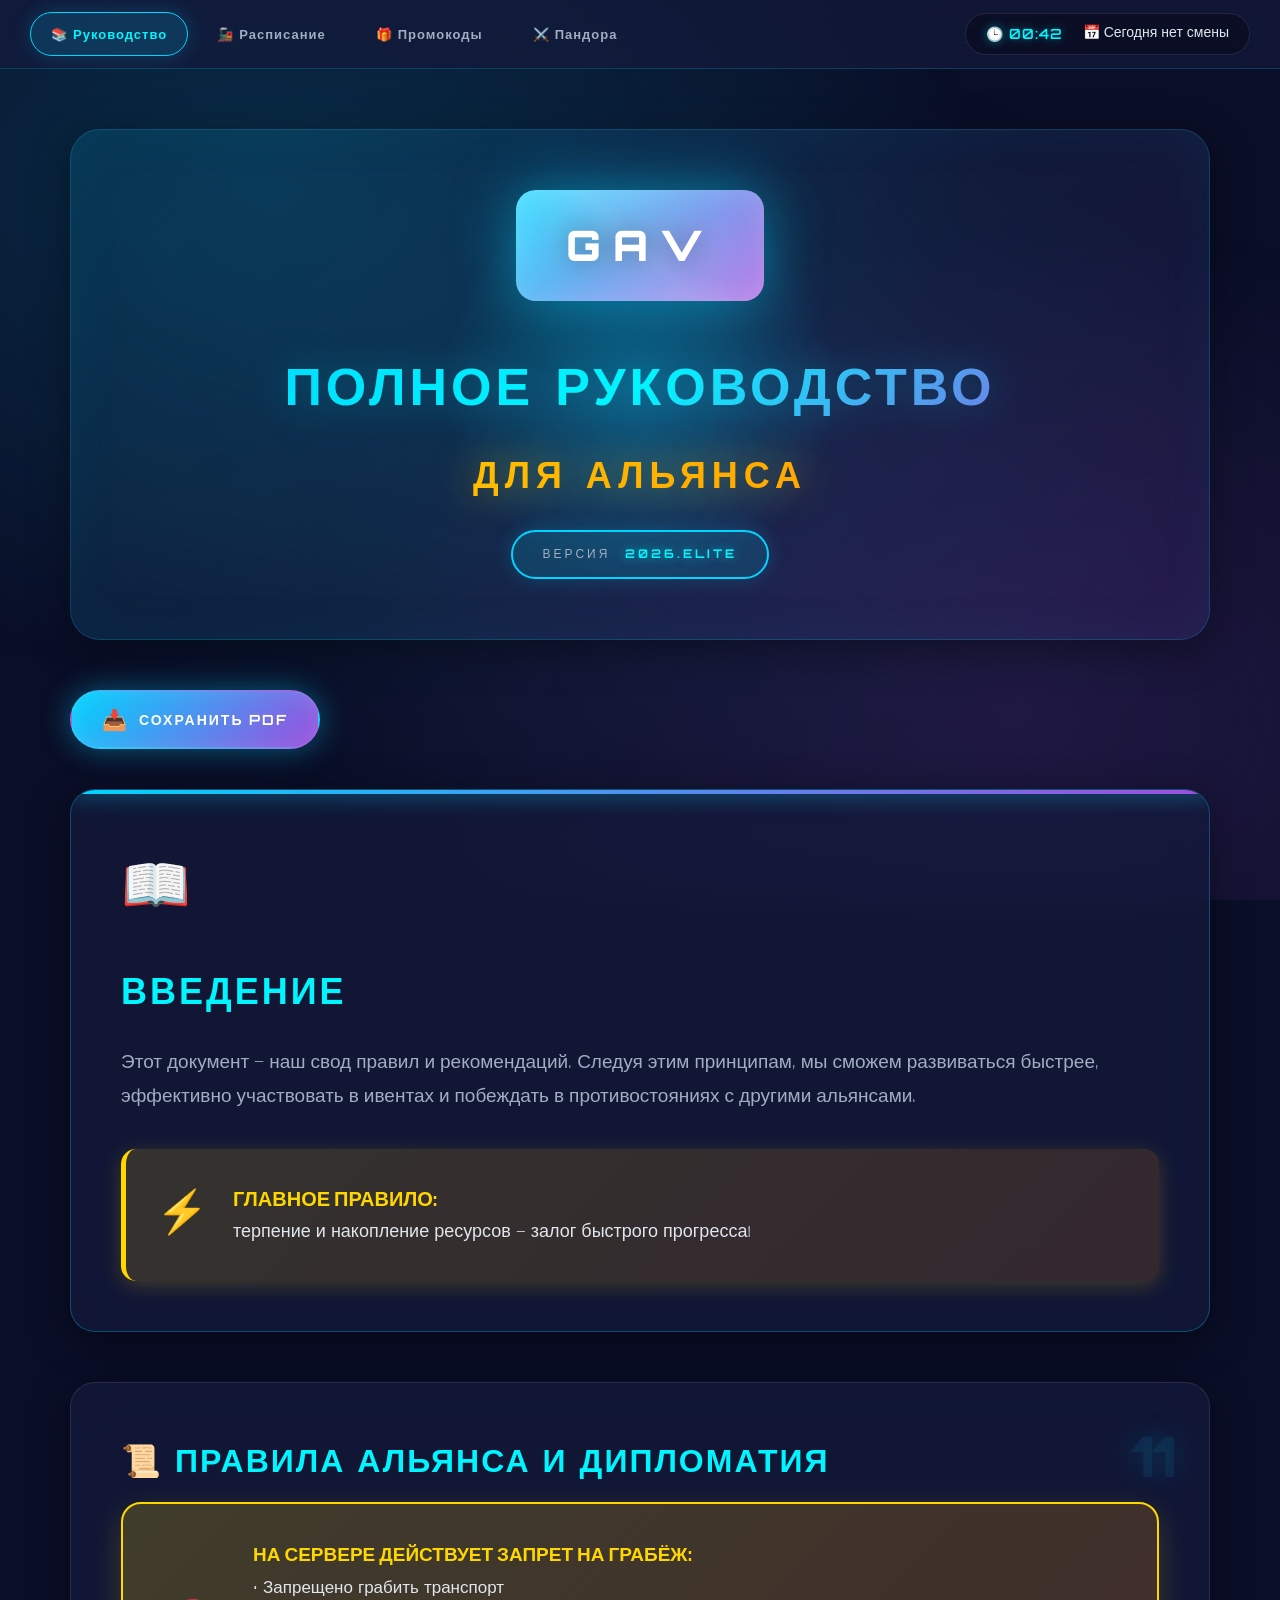
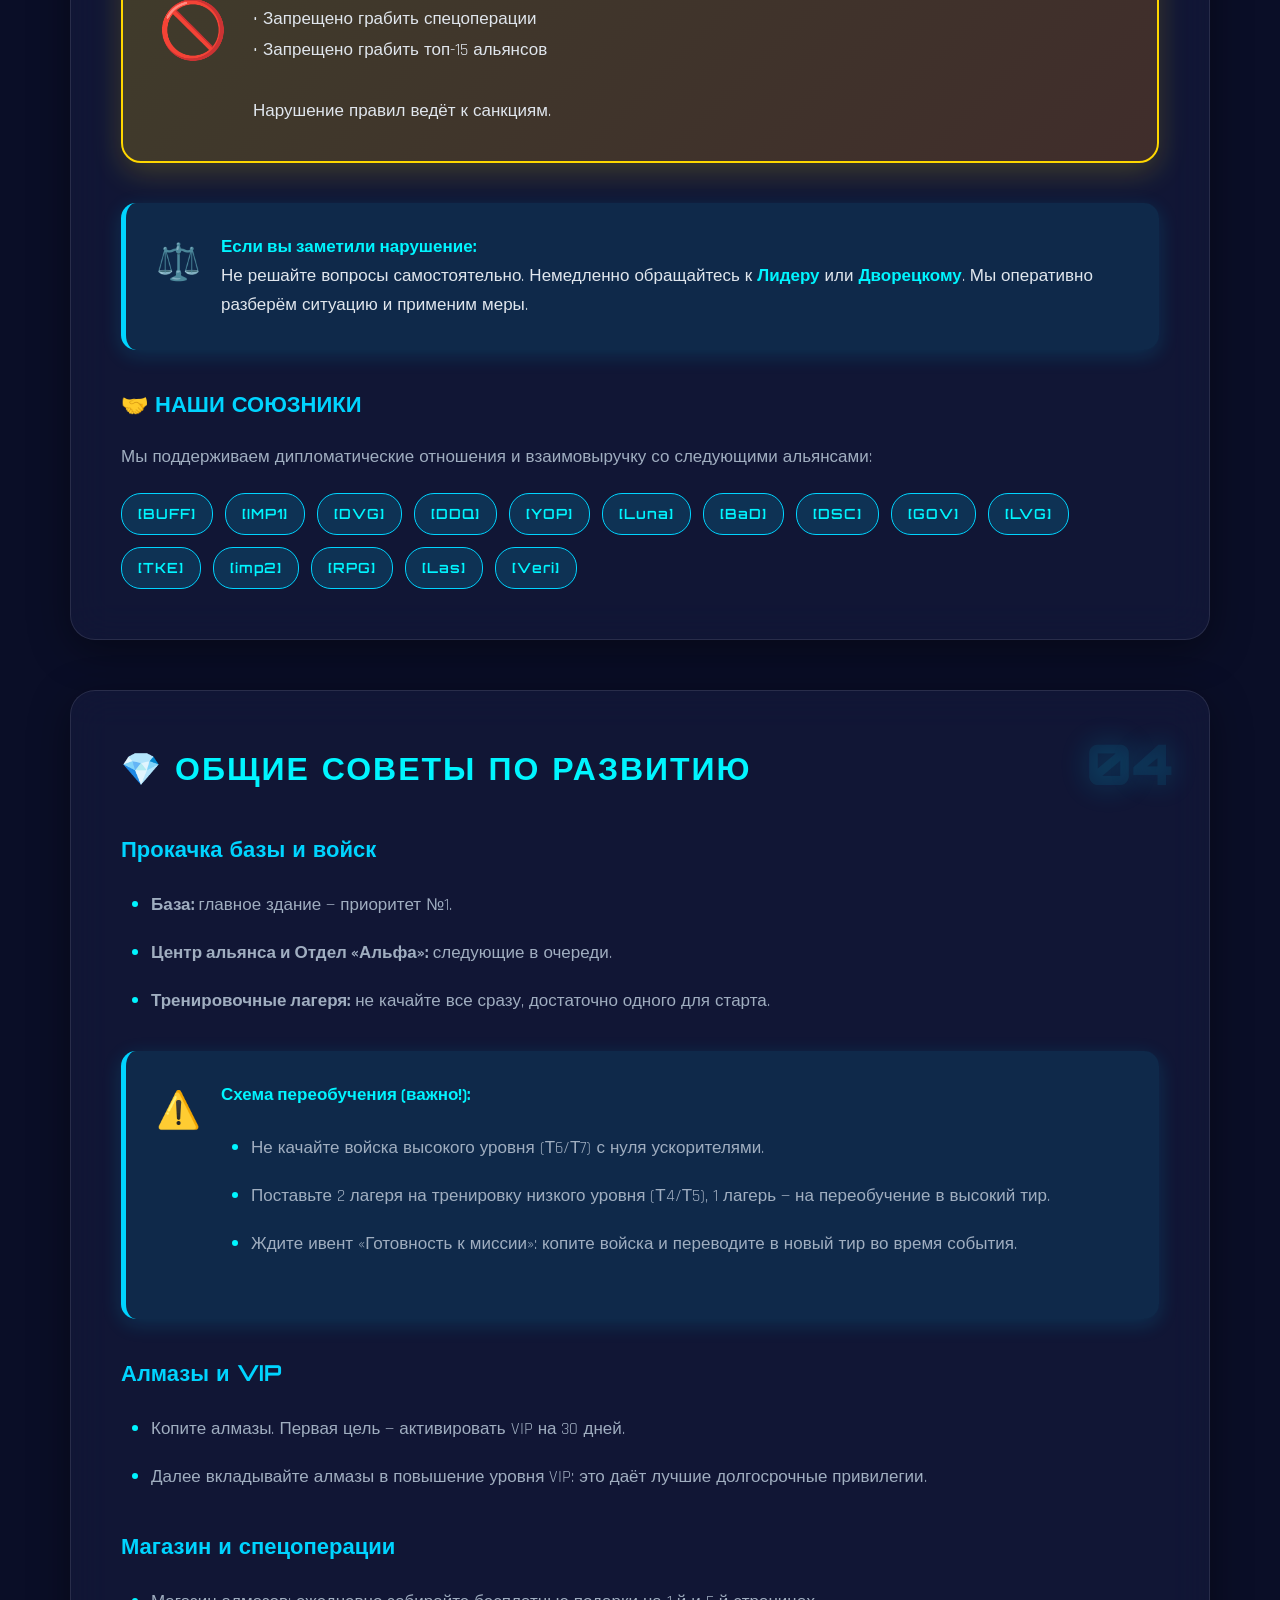
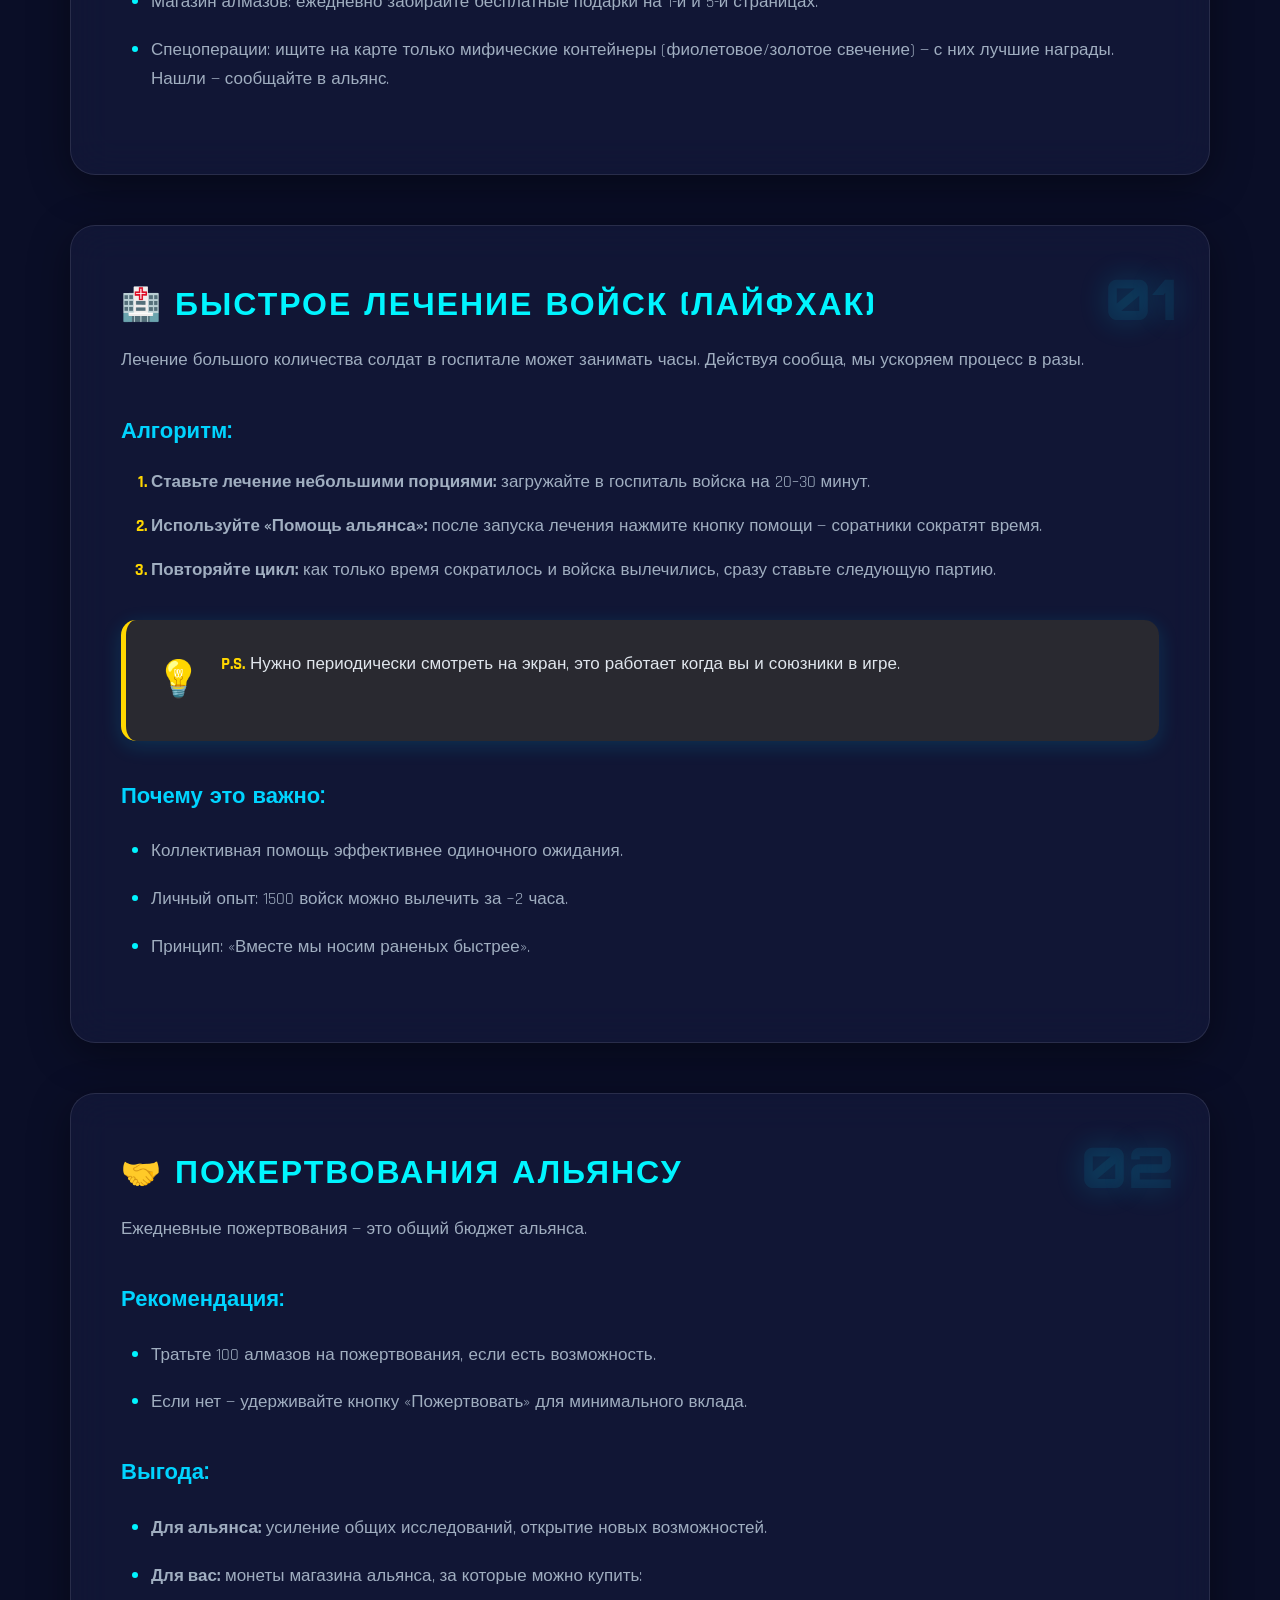
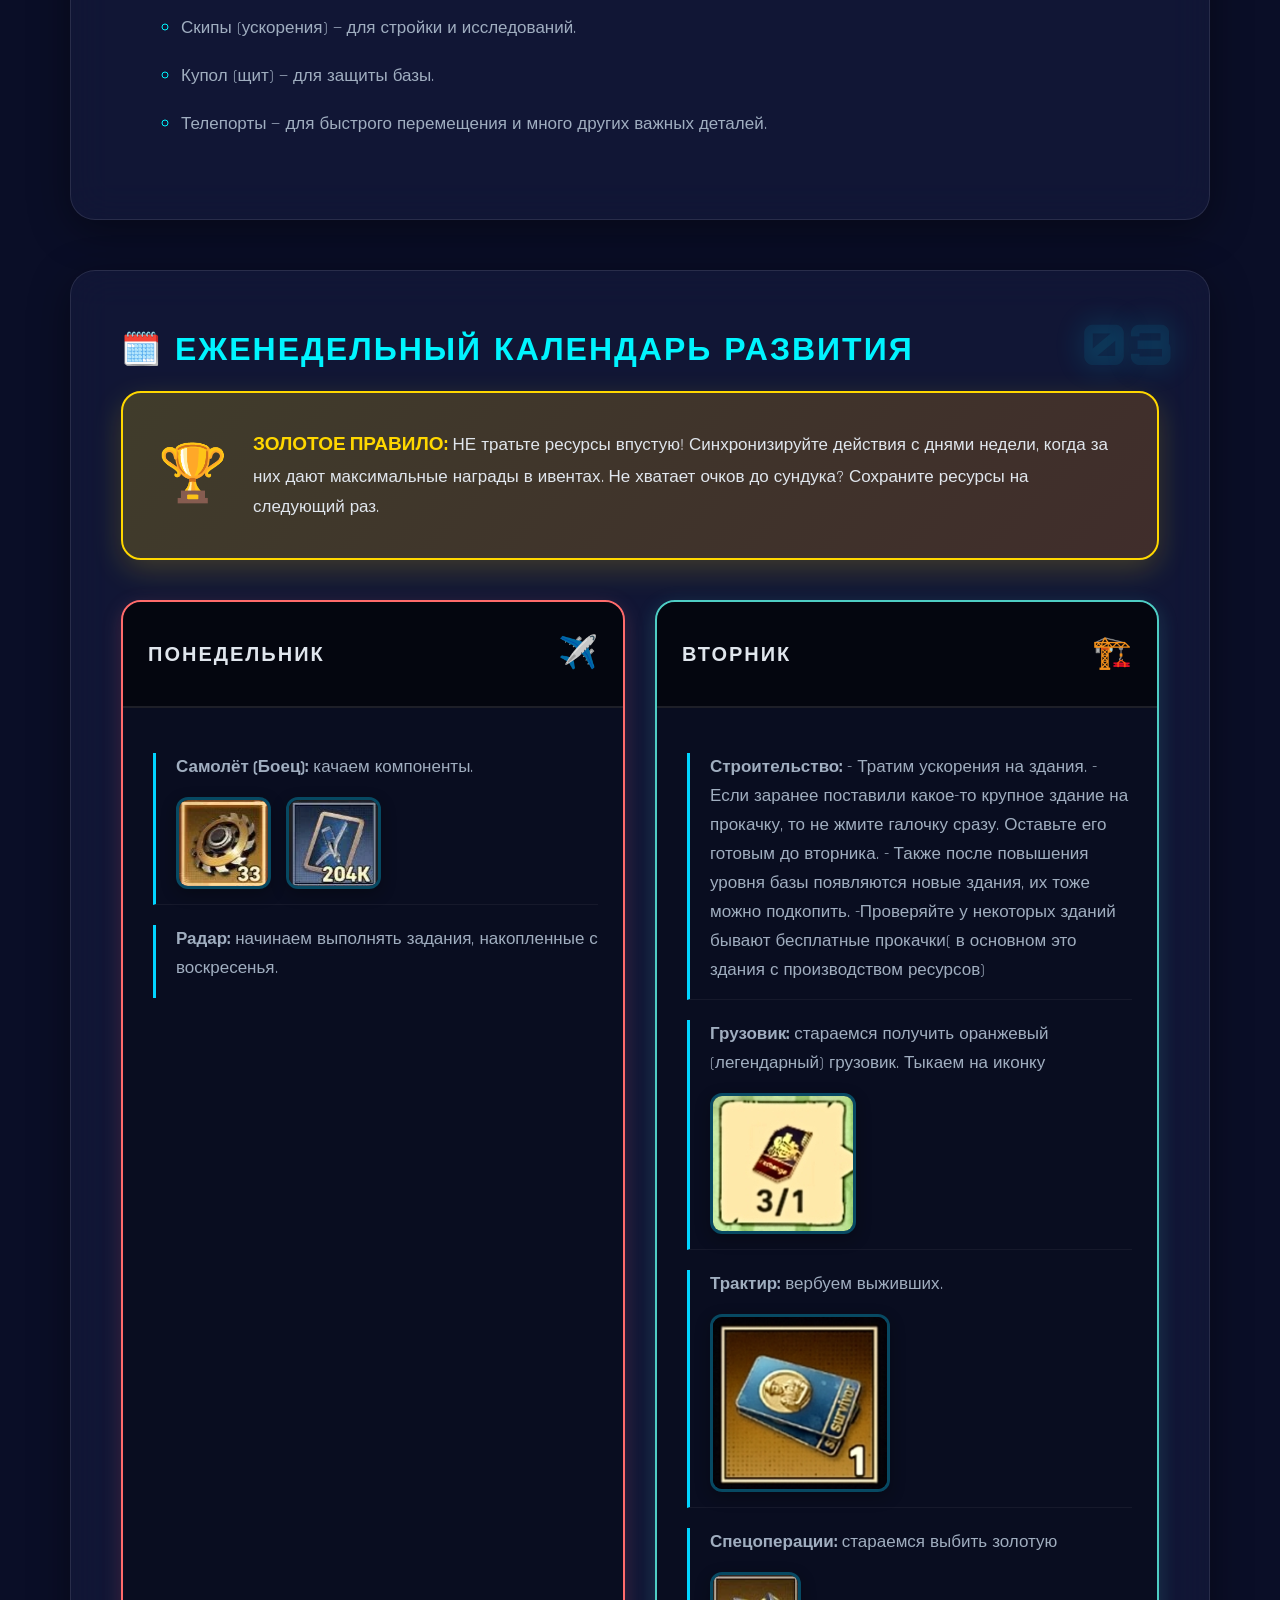
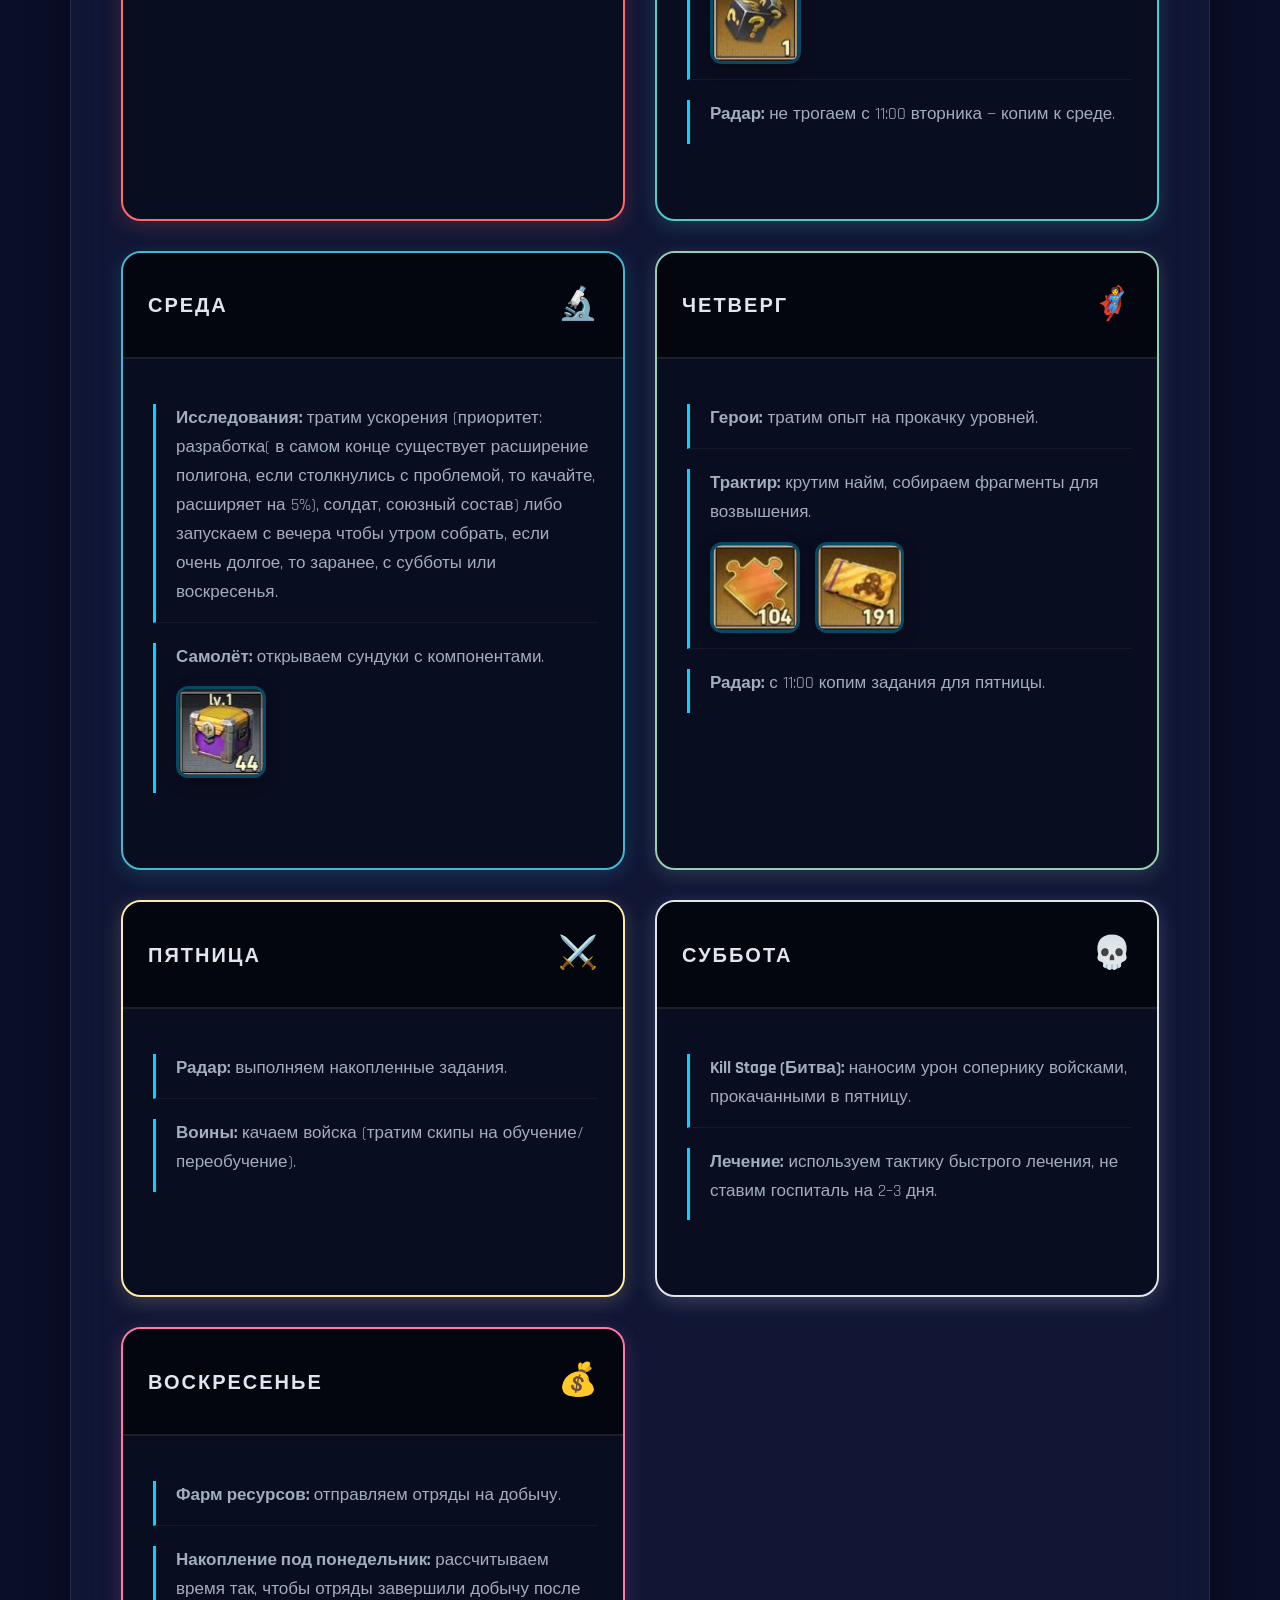
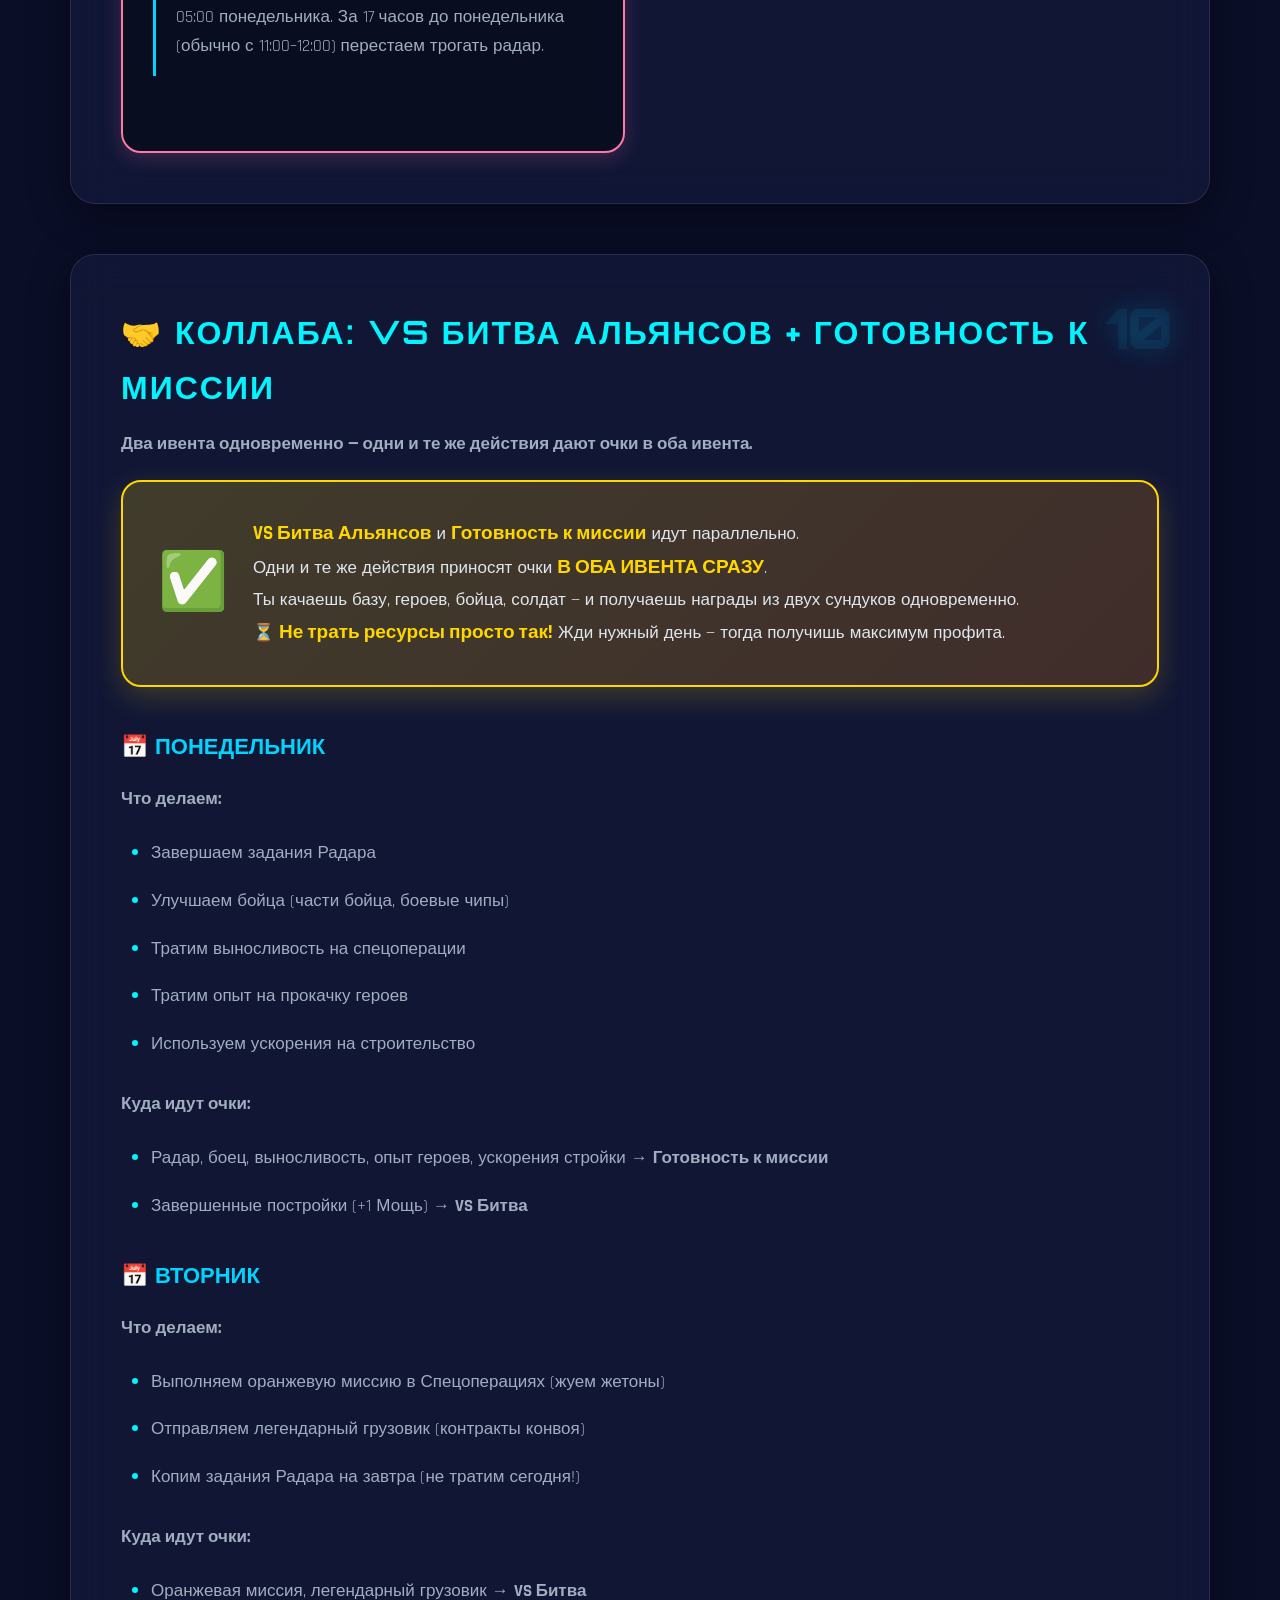
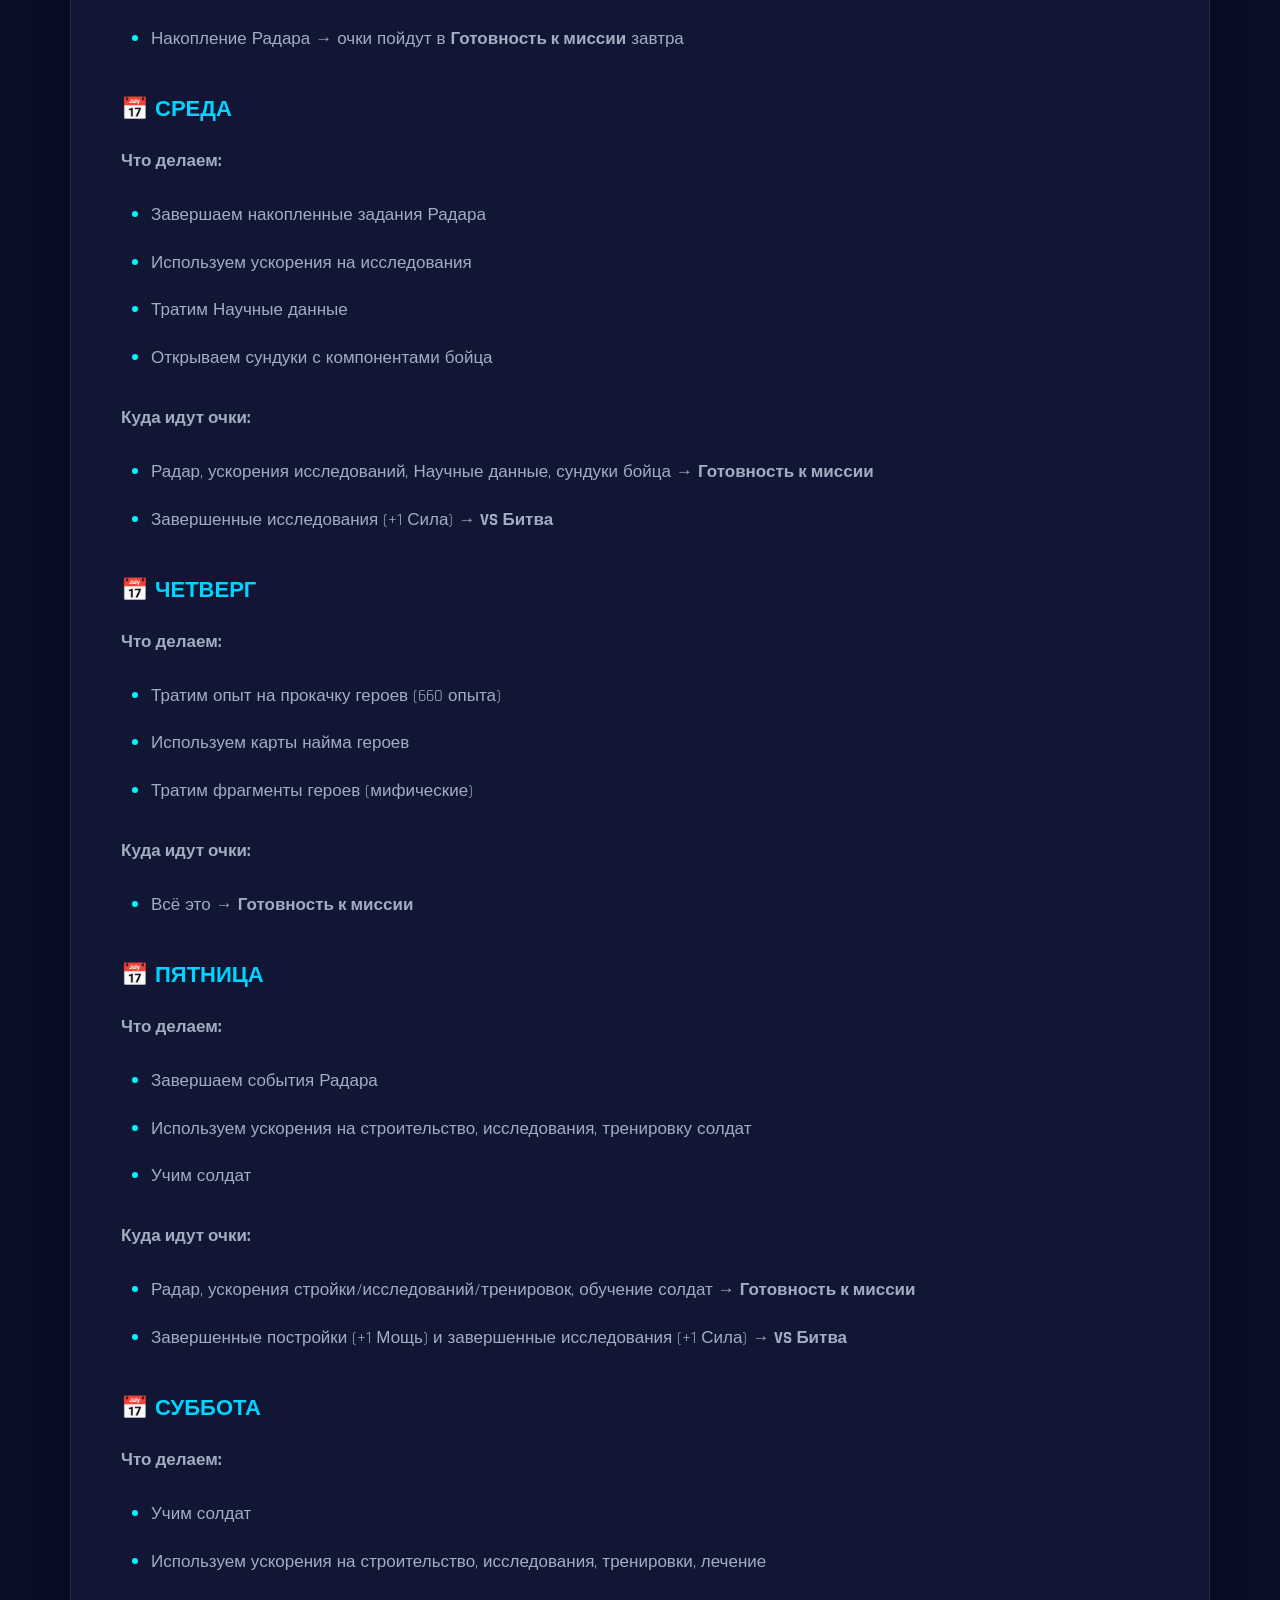
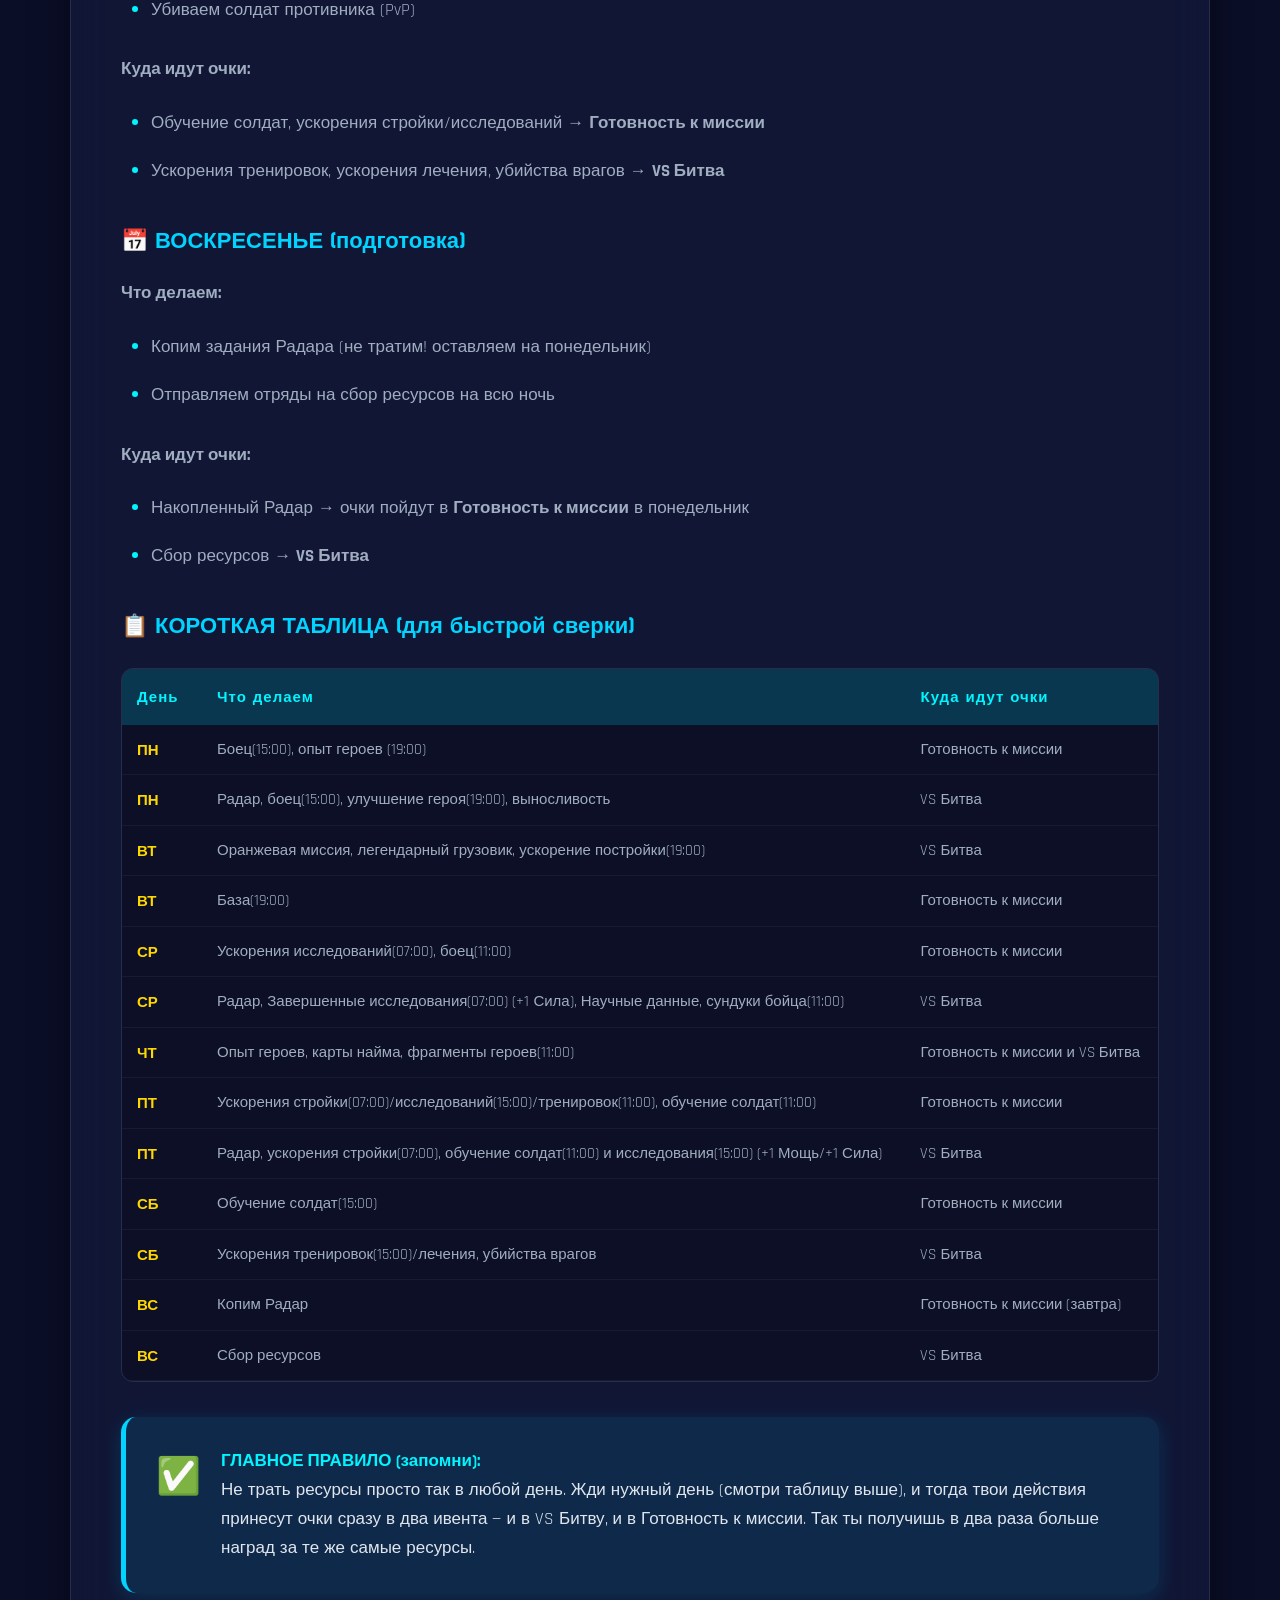
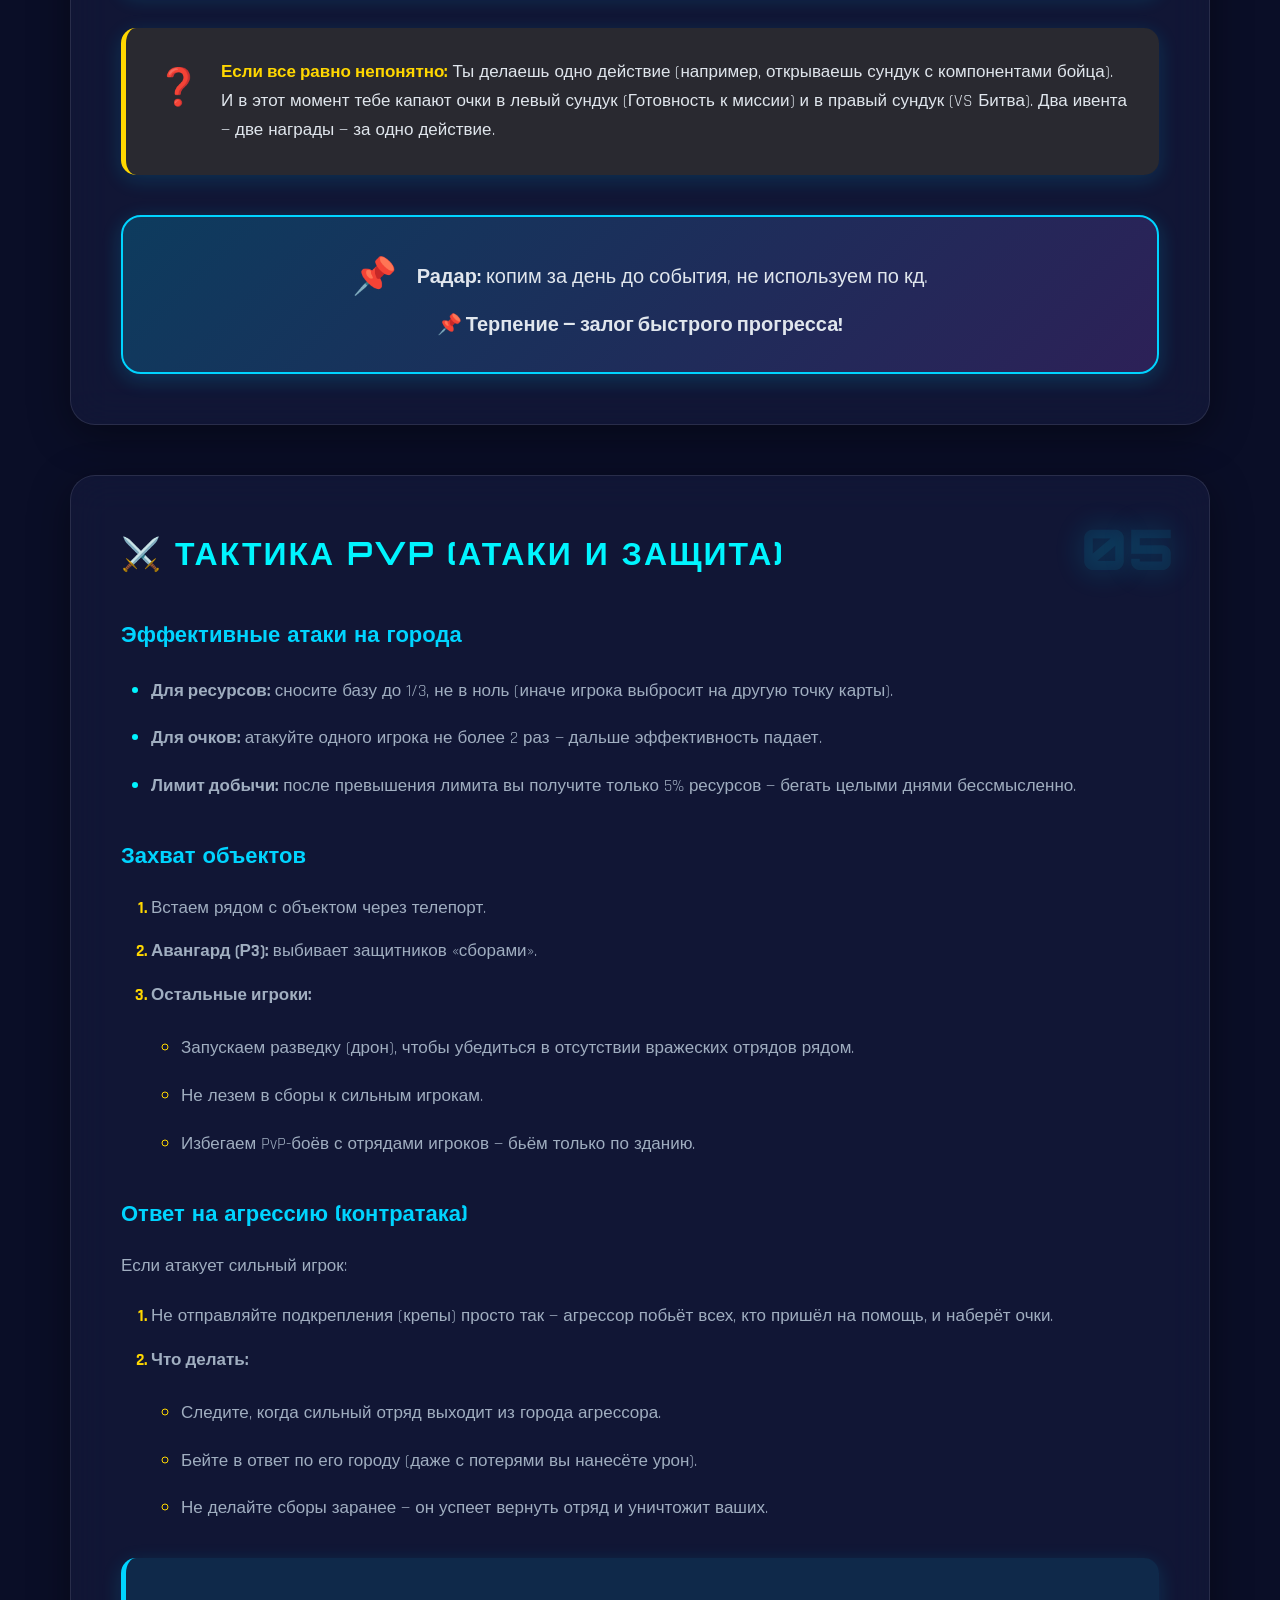
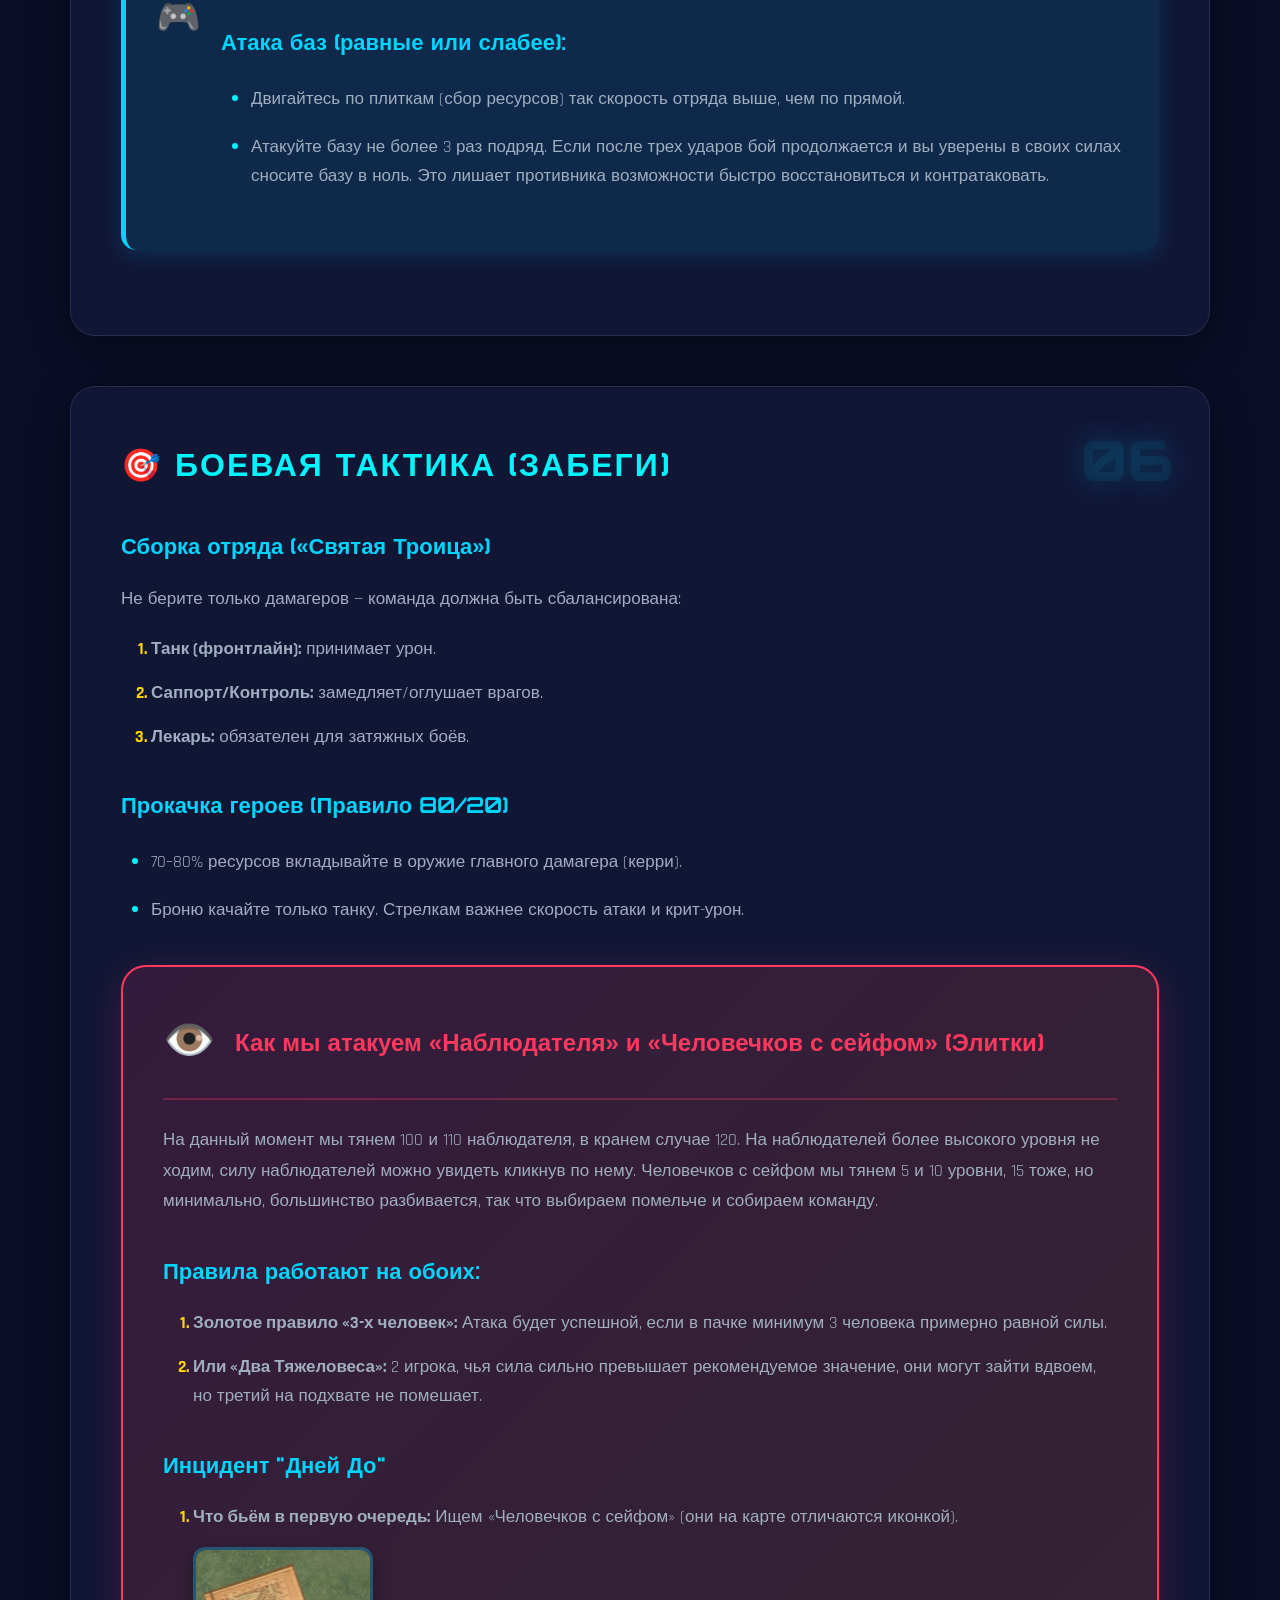
<file: index.html>
<!DOCTYPE html>
<html lang="ru">
<head>
    <meta charset="UTF-8">
    <meta name="viewport" content="width=device-width, initial-scale=1.0">
    <title>Руководство Альянса GAV | Elite Guide</title>
    <link rel="stylesheet" href="style.css">
    <link href="https://fonts.googleapis.com/css2?family=Orbitron:wght@400;700;900&family=Rajdhani:wght@400;500;600;700&display=swap" rel="stylesheet">
</head>
<body>
    <div class="particles" id="particles"></div>
    
    <!-- Навигация (добавлено) -->
    <nav class="main-nav">
        <div class="nav-links">
            <a href="index.html"class="active">📚 Руководство</a>
            <a href="train_schedule.html">🚂 Расписание</a>
            <a href="promocodes.html">🎁 Промокоды</a>
            <a href="pandora.html" >⚔️ Пандора</a>
        </div>
        <div class="nav-widget">
            <div id="msk-clock" class="nav-clock">⏳ --:--</div>
            <div id="nav-player-info" class="nav-player">🔍 Загрузка...</div>
        </div>
    </nav>
    
    

    <div class="document-container">
        <header class="main-header">
            <div class="header-glow"></div>
            <div class="alliance-badge">
                <span class="badge-text">GAV</span>
            </div>
            <h1 class="main-title">
                <span class="title-line">ПОЛНОЕ РУКОВОДСТВО</span>
                <span class="title-accent">ДЛЯ АЛЬЯНСА</span>
            </h1>
            <div class="version-tag">
                <span class="version-label">ВЕРСИЯ</span>
                <span class="version-number">2026.ELITE</span>
            </div>
        </header>
        
        <div class="print-btn-container">
          <button onclick="window.print()" class="glow-btn">
              <span class="btn-icon">📥</span>
              <span>СОХРАНИТЬ PDF</span>
          </button>
      </div>

        <section class="intro-section">
            <div class="section-icon">📖</div>
            <h2>ВВЕДЕНИЕ</h2>
            <p class="intro-text">Этот документ — наш свод правил и рекомендаций. Следуя этим принципам, мы сможем развиваться быстрее, эффективно участвовать в ивентах и побеждать в противостояниях с другими альянсами.</p>
            <div class="golden-rule">
                <div class="rule-icon">⚡</div>
                <div class="rule-text">
                    <strong>ГЛАВНОЕ ПРАВИЛО:</strong><br>
                    терпение и накопление ресурсов — залог быстрого прогресса!
                </div>
            </div>
        </section>

        <section class="content-section">
          <div class="section-number">11</div>
          <h2>📜 ПРАВИЛА АЛЬЯНСА И ДИПЛОМАТИЯ</h2>
      
          <div class="golden-rule-box">
              <span class="rule-emoji">🚫</span>
              <div class="rule-content">
                  <strong>НА СЕРВЕРЕ ДЕЙСТВУЕТ ЗАПРЕТ НА ГРАБЁЖ:</strong><br>
                  • Запрещено грабить транспорт<br>
                  • Запрещено грабить спецоперации<br>
                  • Запрещено грабить топ-15 альянсов<br><br>
                  Нарушение правил ведёт к санкциям.
              </div>
          </div>
      
          <div class="info-box">
              <div class="info-icon">⚖️</div>
              <div class="info-content">
                  <strong>Если вы заметили нарушение:</strong><br>
                  Не решайте вопросы самостоятельно. Немедленно обращайтесь к <strong>Лидеру</strong> или <strong>Дворецкому</strong>. Мы оперативно разберём ситуацию и применим меры.
              </div>
          </div>
      
          <h3>🤝 НАШИ СОЮЗНИКИ</h3>
          <p>Мы поддерживаем дипломатические отношения и взаимовыручку со следующими альянсами:</p>
          <div class="allies-container">
              <span class="ally-tag">[BUFF]</span>
              <span class="ally-tag">[IMP1]</span>
              <span class="ally-tag">[DVG]</span>
              <span class="ally-tag">[DDQ]</span>
              <span class="ally-tag">[YOP]</span>
              <span class="ally-tag">[Luna]</span>
              <span class="ally-tag">[BaD]</span>
              <span class="ally-tag">[DSC]</span>
              <span class="ally-tag">[GOV]</span>
              <span class="ally-tag">[LVG]</span>
              <span class="ally-tag">[TKE]</span>
              <span class="ally-tag">[imp2]</span>
              <span class="ally-tag">[RPG]</span>
              <span class="ally-tag">[Las]</span>
              <span class="ally-tag">[Veri]</span>
          </div>
      </section>

        <section class="content-section">
            <div class="section-number">04</div>
            <h2>💎 ОБЩИЕ СОВЕТЫ ПО РАЗВИТИЮ</h2>
            
            <h3>Прокачка базы и войск</h3>
            <ul>
                <li><strong>База:</strong> главное здание — приоритет №1.</li>
                <li><strong>Центр альянса и Отдел «Альфа»:</strong> следующие в очереди.</li>
                <li><strong>Тренировочные лагеря:</strong> не качайте все сразу, достаточно одного для старта.</li>
            </ul>

            <div class="info-box">
                <div class="info-icon">⚠️</div>
                <div class="info-content">
                    <strong>Схема переобучения (важно!):</strong>
                    <ul>
                        <li>Не качайте войска высокого уровня (Т6/Т7) с нуля ускорителями.</li>
                        <li>Поставьте 2 лагеря на тренировку низкого уровня (Т4/Т5), 1 лагерь — на переобучение в высокий тир.</li>
                        <li>Ждите ивент «Готовность к миссии»: копите войска и переводите в новый тир во время события.</li>
                    </ul>
                </div>
            </div>

            <h3>Алмазы и VIP</h3>
            <ul>
                <li>Копите алмазы. Первая цель — активировать VIP на 30 дней.</li>
                <li>Далее вкладывайте алмазы в повышение уровня VIP: это даёт лучшие долгосрочные привилегии.</li>
            </ul>

            <h3>Магазин и спецоперации</h3>
            <ul>
                <li>Магазин алмазов: ежедневно забирайте бесплатные подарки на 1-й и 5-й страницах.</li>
                <li>Спецоперации: ищите на карте только мифические контейнеры (фиолетовое/золотое свечение) — с них лучшие награды. Нашли — сообщайте в альянс.</li>
            </ul>
        </section>
        
        <section class="content-section">
            <div class="section-number">01</div>
            <h2>🏥 БЫСТРОЕ ЛЕЧЕНИЕ ВОЙСК (ЛАЙФХАК)</h2>
            
            <p>Лечение большого количества солдат в госпитале может занимать часы. Действуя сообща, мы ускоряем процесс в разы.</p>
            
            <h3>Алгоритм:</h3>
            <ol>
                <li><strong>Ставьте лечение небольшими порциями:</strong> загружайте в госпиталь войска на 20–30 минут.</li>
                <li><strong>Используйте «Помощь альянса»:</strong> после запуска лечения нажмите кнопку помощи — соратники сократят время.</li>
                <li><strong>Повторяйте цикл:</strong> как только время сократилось и войска вылечились, сразу ставьте следующую партию.</li>
            </ol>

            <div class="info-box ps-note">
                <div class="info-icon">💡</div>
                <div class="info-content">
                    <strong>P.S.</strong> Нужно периодически смотреть на экран, это работает когда вы и союзники в игре.
                </div>
            </div>

            <h3>Почему это важно:</h3>
            <ul>
                <li>Коллективная помощь эффективнее одиночного ожидания.</li>
                <li>Личный опыт: 1500 войск можно вылечить за ~2 часа.</li>
                <li>Принцип: «Вместе мы носим раненых быстрее».</li>
            </ul>
        </section>

        <section class="content-section">
            <div class="section-number">02</div>
            <h2>🤝 ПОЖЕРТВОВАНИЯ АЛЬЯНСУ</h2>
            
            <p>Ежедневные пожертвования — это общий бюджет альянса.</p>
            
            <h3>Рекомендация:</h3>
            <ul>
                <li>Тратьте 100 алмазов на пожертвования, если есть возможность.</li>
                <li>Если нет — удерживайте кнопку «Пожертвовать» для минимального вклада.</li>
            </ul>

            <h3>Выгода:</h3>
            <ul>
                <li><strong>Для альянса:</strong> усиление общих исследований, открытие новых возможностей.</li>
                <li><strong>Для вас:</strong> монеты магазина альянса, за которые можно купить:
                    <ul>
                        <li>Скипы (ускорения) — для стройки и исследований.</li>
                        <li>Купол (щит) — для защиты базы.</li>
                        <li>Телепорты — для быстрого перемещения и много других важных деталей.</li>
                    </ul>
                </li>
            </ul>
        </section>

        <section class="content-section full-width-section">
            <div class="section-number">03</div>
            <h2>🗓️ ЕЖЕНЕДЕЛЬНЫЙ КАЛЕНДАРЬ РАЗВИТИЯ</h2>
            
            <div class="golden-rule-box">
                <span class="rule-emoji">🏆</span>
                <div class="rule-content">
                    <strong>ЗОЛОТОЕ ПРАВИЛО:</strong> НЕ тратьте ресурсы впустую! Синхронизируйте действия с днями недели, когда за них дают максимальные награды в ивентах. Не хватает очков до сундука? Сохраните ресурсы на следующий раз.
                </div>
            </div>

            <div class="calendar-grid-enhanced">
                <div class="day-card-enhanced monday">
                    <div class="day-header">
                        <span class="day-name">ПОНЕДЕЛЬНИК</span>
                        <span class="day-icon">✈️</span>
                    </div>
                    <ul class="day-tasks">
                        <li><strong>Самолёт (Боец):</strong> качаем компоненты.
                            <div class="image-showcase">
                                <img src="images/3.png" alt="Компоненты" class="task-image">
                                <img src="images/5.png" alt="Самолет" class="task-image">
                            </div>
                        </li>
                        <li><strong>Радар:</strong> начинаем выполнять задания, накопленные с воскресенья.</li>
                    </ul>
                </div>

                <div class="day-card-enhanced tuesday">
                    <div class="day-header">
                        <span class="day-name">ВТОРНИК</span>
                        <span class="day-icon">🏗️</span>
                    </div>
                    <ul class="day-tasks">
                        <li><strong>Строительство:</strong> 

                          - Тратим ускорения на здания. 
                          - Если заранее поставили какое-то крупное здание на прокачку, то не жмите галочку сразу. Оставьте его готовым до вторника. 
                          
                          - Также после повышения уровня базы появляются новые здания, их тоже можно подкопить. 
                          
                          -Проверяйте у некоторых зданий бывают бесплатные прокачки( в основном это здания с производством ресурсов) </li>
                        <li><strong>Грузовик:</strong> стараемся получить оранжевый (легендарный) грузовик. Тыкаем на иконку
                            <div class="image-showcase">
                                <img src="images/8.jpg" alt="Грузовик" class="task-image">
                            </div>
                        </li>
                        <li><strong>Трактир:</strong> вербуем выживших.
                            <div class="image-showcase">
                                <img src="images/4.jpg" alt="Трактир" class="task-image">
                            </div>
                        </li>
                        <li><strong>Спецоперации:</strong> стараемся выбить золотую
                            <div class="image-showcase">
                                <img src="images/2.png" alt="Золотой контейнер" class="task-image">
                            </div>
                        </li>
                        <li><strong>Радар:</strong> не трогаем с 11:00 вторника — копим к среде.</li>
                    </ul>
                </div>

                <div class="day-card-enhanced wednesday">
                    <div class="day-header">
                        <span class="day-name">СРЕДА</span>
                        <span class="day-icon">🔬</span>
                    </div>
                    <ul class="day-tasks">
                        <li><strong>Исследования:</strong> тратим ускорения (приоритет: разработка( в самом конце существует расширение полигона, если столкнулись с проблемой, то качайте, расширяет на 5%), солдат, союзный состав) либо запускаем с вечера чтобы утром собрать, если очень долгое, то заранее, с субботы или воскресенья.</li>
                        <li><strong>Самолёт:</strong> открываем сундуки с компонентами.
                            <div class="image-showcase">
                                <img src="images/1.png" alt="Сундуки" class="task-image">
                            </div>
                        </li>
                    </ul>
                </div>

                <div class="day-card-enhanced thursday">
                    <div class="day-header">
                        <span class="day-name">ЧЕТВЕРГ</span>
                        <span class="day-icon">🦸</span>
                    </div>
                    <ul class="day-tasks">
                        <li><strong>Герои:</strong> тратим опыт на прокачку уровней.</li>
                        <li><strong>Трактир:</strong> крутим найм, собираем фрагменты для возвышения.
                            <div class="image-showcase">
                                <img src="images/6.png" alt="Найм" class="task-image">
                                <img src="images/7.png" alt="Фрагменты" class="task-image">
                            </div>
                        </li>
                        <li><strong>Радар:</strong> с 11:00 копим задания для пятницы.</li>
                    </ul>
                </div>

                <div class="day-card-enhanced friday">
                    <div class="day-header">
                        <span class="day-name">ПЯТНИЦА</span>
                        <span class="day-icon">⚔️</span>
                    </div>
                    <ul class="day-tasks">
                        <li><strong>Радар:</strong> выполняем накопленные задания.</li>
                        <li><strong>Воины:</strong> качаем войска (тратим скипы на обучение/переобучение).</li>
                    </ul>
                </div>

                <div class="day-card-enhanced saturday">
                    <div class="day-header">
                        <span class="day-name">СУББОТА</span>
                        <span class="day-icon">💀</span>
                    </div>
                    <ul class="day-tasks">
                        <li><strong>Kill Stage (Битва):</strong> наносим урон сопернику войсками, прокачанными в пятницу.</li>
                        <li><strong>Лечение:</strong> используем тактику быстрого лечения, не ставим госпиталь на 2–3 дня.</li>
                    </ul>
                </div>

                <div class="day-card-enhanced sunday full-width">
                    <div class="day-header">
                        <span class="day-name">ВОСКРЕСЕНЬЕ</span>
                        <span class="day-icon">💰</span>
                    </div>
                    <ul class="day-tasks">
                        <li><strong>Фарм ресурсов:</strong> отправляем отряды на добычу.</li>
                        <li><strong>Накопление под понедельник:</strong> рассчитываем время так, чтобы отряды завершили добычу после 05:00 понедельника. За 17 часов до понедельника (обычно с 11:00–12:00) перестаем трогать радар.</li>
                    </ul>
                </div>
            </div>
        </section>

        <section class="content-section">
          <div class="section-number">10</div>
          <h2>🤝 КОЛЛАБА: VS БИТВА АЛЬЯНСОВ + ГОТОВНОСТЬ К МИССИИ</h2>
          
          <p><strong>Два ивента одновременно — одни и те же действия дают очки в оба ивента.</strong></p>
      
          <div class="golden-rule-box">
              <span class="rule-emoji">✅</span>
              <div class="rule-content">
                  <strong>VS Битва Альянсов</strong> и <strong>Готовность к миссии</strong> идут параллельно.<br>
                  Одни и те же действия приносят очки <strong>В ОБА ИВЕНТА СРАЗУ</strong>.<br>
                  Ты качаешь базу, героев, бойца, солдат — и получаешь награды из двух сундуков одновременно.<br>
                  ⏳ <strong>Не трать ресурсы просто так!</strong> Жди нужный день — тогда получишь максимум профита.
              </div>
          </div>
      
          <h3>📅 ПОНЕДЕЛЬНИК</h3>
          <p><strong>Что делаем:</strong></p>
          <ul>
              <li>Завершаем задания Радара</li>
              <li>Улучшаем бойца (части бойца, боевые чипы)</li>
              <li>Тратим выносливость на спецоперации</li>
              <li>Тратим опыт на прокачку героев</li>
              <li>Используем ускорения на строительство</li>
          </ul>
          <p><strong>Куда идут очки:</strong></p>
          <ul>
              <li>Радар, боец, выносливость, опыт героев, ускорения стройки → <strong>Готовность к миссии</strong></li>
              <li>Завершенные постройки (+1 Мощь) → <strong>VS Битва</strong></li>
          </ul>
      
          <h3>📅 ВТОРНИК</h3>
          <p><strong>Что делаем:</strong></p>
          <ul>
              <li>Выполняем оранжевую миссию в Спецоперациях (жуем жетоны)</li>
              <li>Отправляем легендарный грузовик (контракты конвоя)</li>
              <li>Копим задания Радара на завтра (не тратим сегодня!)</li>
          </ul>
          <p><strong>Куда идут очки:</strong></p>
          <ul>
              <li>Оранжевая миссия, легендарный грузовик → <strong>VS Битва</strong></li>
              <li>Накопление Радара → очки пойдут в <strong>Готовность к миссии</strong> завтра</li>
          </ul>
      
          <h3>📅 СРЕДА</h3>
          <p><strong>Что делаем:</strong></p>
          <ul>
              <li>Завершаем накопленные задания Радара</li>
              <li>Используем ускорения на исследования</li>
              <li>Тратим Научные данные</li>
              <li>Открываем сундуки с компонентами бойца</li>
          </ul>
          <p><strong>Куда идут очки:</strong></p>
          <ul>
              <li>Радар, ускорения исследований, Научные данные, сундуки бойца → <strong>Готовность к миссии</strong></li>
              <li>Завершенные исследования (+1 Сила) → <strong>VS Битва</strong></li>
          </ul>
      
          <h3>📅 ЧЕТВЕРГ</h3>
          <p><strong>Что делаем:</strong></p>
          <ul>
              <li>Тратим опыт на прокачку героев (660 опыта)</li>
              <li>Используем карты найма героев</li>
              <li>Тратим фрагменты героев (мифические)</li>
          </ul>
          <p><strong>Куда идут очки:</strong></p>
          <ul>
              <li>Всё это → <strong>Готовность к миссии</strong></li>
          </ul>
      
          <h3>📅 ПЯТНИЦА</h3>
          <p><strong>Что делаем:</strong></p>
          <ul>
              <li>Завершаем события Радара</li>
              <li>Используем ускорения на строительство, исследования, тренировку солдат</li>
              <li>Учим солдат</li>
          </ul>
          <p><strong>Куда идут очки:</strong></p>
          <ul>
              <li>Радар, ускорения стройки/исследований/тренировок, обучение солдат → <strong>Готовность к миссии</strong></li>
              <li>Завершенные постройки (+1 Мощь) и завершенные исследования (+1 Сила) → <strong>VS Битва</strong></li>
          </ul>
      
          <h3>📅 СУББОТА</h3>
          <p><strong>Что делаем:</strong></p>
          <ul>
              <li>Учим солдат</li>
              <li>Используем ускорения на строительство, исследования, тренировки, лечение</li>
              <li>Убиваем солдат противника (PvP)</li>
          </ul>
          <p><strong>Куда идут очки:</strong></p>
          <ul>
              <li>Обучение солдат, ускорения стройки/исследований → <strong>Готовность к миссии</strong></li>
              <li>Ускорения тренировок, ускорения лечения, убийства врагов → <strong>VS Битва</strong></li>
          </ul>
      
          <h3>📅 ВОСКРЕСЕНЬЕ (подготовка)</h3>
          <p><strong>Что делаем:</strong></p>
          <ul>
              <li>Копим задания Радара (не тратим! оставляем на понедельник)</li>
              <li>Отправляем отряды на сбор ресурсов на всю ночь</li>
          </ul>
          <p><strong>Куда идут очки:</strong></p>
          <ul>
              <li>Накопленный Радар → очки пойдут в <strong>Готовность к миссии</strong> в понедельник</li>
              <li>Сбор ресурсов → <strong>VS Битва</strong></li>
          </ul>
      
          <h3>📋 КОРОТКАЯ ТАБЛИЦА (для быстрой сверки)</h3>
          <div class="table-wrapper">
              <table class="collab-table">
                  <thead>
                      <tr>
                          <th>День</th>
                          <th>Что делаем</th>
                          <th>Куда идут очки</th>
                      </tr>
                  </thead>
                  <tbody>
                      <tr><td>ПН</td><td> Боец(15:00), опыт героев (19:00) </td><td>Готовность к миссии</td></tr>
                      <tr><td>ПН</td><td> Радар, боец(15:00), улучшение героя(19:00), выносливость</td><td>VS Битва</td></tr>
                      <tr><td>ВТ</td><td> Оранжевая миссия, легендарный грузовик, ускорение постройки(19:00) </td><td>VS Битва</td></tr>
                      <tr><td>ВТ</td><td> База(19:00) </td><td>Готовность к миссии </td></tr>
                      <tr><td>СР</td><td> Ускорения исследований(07:00), боец(11:00)</td><td>Готовность к миссии</td></tr>
                      <tr><td>СР</td><td> Радар, Завершенные исследования(07:00) (+1 Сила), Научные данные, сундуки бойца(11:00)</td><td>VS Битва</td></tr>
                      <tr><td>ЧТ</td><td> Опыт героев, карты найма, фрагменты героев(11:00)</td><td>Готовность к миссии и VS Битва </td></tr>
                      <tr><td>ПТ</td><td> Ускорения стройки(07:00)/исследований(15:00)/тренировок(11:00), обучение солдат(11:00)</td><td>Готовность к миссии</td></tr>
                      <tr><td>ПТ</td><td> Радар, ускорения стройки(07:00), обучение солдат(11:00) и исследования(15:00) (+1 Мощь/+1 Сила)</td><td>VS Битва</td></tr>
                      <tr><td>СБ</td><td> Обучение солдат(15:00) </td><td>Готовность к миссии</td></tr>
                      <tr><td>СБ</td><td> Ускорения тренировок(15:00)/лечения, убийства врагов</td><td>VS Битва</td></tr>
                      <tr><td>ВС</td><td> Копим Радар</td><td>Готовность к миссии (завтра)</td></tr>
                      <tr><td>ВС</td><td> Сбор ресурсов</td><td>VS Битва</td></tr>
                  </tbody>
              </table>
          </div>
      
          <div class="info-box">
              <div class="info-icon">✅</div>
              <div class="info-content">
                  <strong>ГЛАВНОЕ ПРАВИЛО (запомни):</strong><br>
                  Не трать ресурсы просто так в любой день. Жди нужный день (смотри таблицу выше), и тогда твои действия принесут очки сразу в два ивента — и в VS Битву, и в Готовность к миссии. Так ты получишь в два раза больше наград за те же самые ресурсы.
              </div>
          </div>
      
          <div class="info-box ps-note">
              <div class="info-icon">❓</div>
              <div class="info-content">
                  <strong>Если все равно непонятно:</strong> Ты делаешь одно действие (например, открываешь сундук с компонентами бойца). И в этот момент тебе капают очки в левый сундук (Готовность к миссии) и в правый сундук (VS Битва). Два ивента — две награды — за одно действие.
              </div>
          </div>
      
          <div class="time-reminder">
              <span class="reminder-icon">📌</span>
              <strong>Радар:</strong> копим за день до события, не используем по кд.<br>
              <strong>📌 Терпение — залог быстрого прогресса!</strong>
          </div>
      </section>

        <section class="content-section">
            <div class="section-number">05</div>
            <h2>⚔️ ТАКТИКА PVP (АТАКИ И ЗАЩИТА)</h2>
            
            <h3>Эффективные атаки на города</h3>
            <ul>
                <li><strong>Для ресурсов:</strong> сносите базу до 1/3, не в ноль (иначе игрока выбросит на другую точку карты).</li>
                <li><strong>Для очков:</strong> атакуйте одного игрока не более 2 раз — дальше эффективность падает.</li>
                <li><strong>Лимит добычи:</strong> после превышения лимита вы получите только 5% ресурсов — бегать целыми днями бессмысленно.</li>
            </ul>

            <h3>Захват объектов</h3>
            <ol>
                <li>Встаем рядом с объектом через телепорт.</li>
                <li><strong>Авангард (Р3):</strong> выбивает защитников «сборами».</li>
                <li><strong>Остальные игроки:</strong>
                    <ul>
                        <li>Запускаем разведку (дрон), чтобы убедиться в отсутствии вражеских отрядов рядом.</li>
                        <li>Не лезем в сборы к сильным игрокам.</li>
                        <li>Избегаем PvP-боёв с отрядами игроков — бьём только по зданию.</li>
                    </ul>
                </li>
            </ol>

            <h3>Ответ на агрессию (контратака)</h3>
            <p>Если атакует сильный игрок:</p>
            <ol>
                <li>Не отправляйте подкрепления (крепы) просто так — агрессор побьёт всех, кто пришёл на помощь, и наберёт очки.</li>
                <li><strong>Что делать:</strong>
                    <ul>
                        <li>Следите, когда сильный отряд выходит из города агрессора.</li>
                        <li>Бейте в ответ по его городу (даже с потерями вы нанесёте урон).</li>
                        <li>Не делайте сборы заранее — он успеет вернуть отряд и уничтожит ваших.</li>
                    </ul>
                </li>
            </ol>

            <div class="info-box">
                <div class="info-icon">🎮</div>
                <div class="info-content">
                    <h3>Атака баз (равные или слабее):</h3>
                    <ul>
                        <li>Двигайтесь по плиткам (сбор ресурсов) так скорость отряда выше, чем по прямой.</li>
                        <li>Атакуйте базу не более 3 раз подряд. Если после трех ударов бой продолжается и вы уверены в своих силах сносите базу в ноль. Это лишает противника возможности быстро восстановиться и контратаковать.</li>
                    </ul>
                </div>
            </div>
        </section>

        <section class="content-section">
            <div class="section-number">06</div>
            <h2>🎯 БОЕВАЯ ТАКТИКА (ЗАБЕГИ)</h2>
            
            <h3>Сборка отряда («Святая Троица»)</h3>
            <p>Не берите только дамагеров — команда должна быть сбалансирована:</p>
            <ol>
                <li><strong>Танк (фронтлайн):</strong> принимает урон.</li>
                <li><strong>Саппорт/Контроль:</strong> замедляет/оглушает врагов.</li>
                <li><strong>Лекарь:</strong> обязателен для затяжных боёв.</li>
            </ol>

            <h3>Прокачка героев (Правило 80/20)</h3>
            <ul>
                <li>70–80% ресурсов вкладывайте в оружие главного дамагера (керри).</li>
                <li>Броню качайте только танку. Стрелкам важнее скорость атаки и крит-урон.</li>
            </ul>

            <div class="elite-raid-box">
                <div class="raid-header">
                    <span class="raid-icon">👁️</span>
                    <h3>Как мы атакуем «Наблюдателя» и «Человечков с сейфом» (Элитки)</h3>
                </div>
                
                <p>На данный момент мы тянем 100 и 110 наблюдателя, в кранем случае 120. На наблюдателей более высокого уровня не ходим, силу наблюдателей можно увидеть кликнув по нему. Человечков с сейфом мы тянем 5 и 10 уровни, 15 тоже, но минимально, большинство разбивается, так что выбираем помельче и собираем команду.</p>

                <h3>Правила работают на обоих:</h3>
                <ol>
                    <li><strong>Золотое правило «3-х человек»:</strong> Атака будет успешной, если в пачке минимум 3 человека примерно равной силы.</li>
                    <li><strong>Или «Два Тяжеловеса»:</strong> 2 игрока, чья сила сильно превышает рекомендуемое значение, они могут зайти вдвоем, но третий на подхвате не помешает.</li>
                </ol>

                <h3>Инцидент "Дней До"</h3>
                <ol>
                    <li><strong>Что бьём в первую очередь:</strong> Ищем «Человечков с сейфом» (они на карте отличаются иконкой).
                        <div class="image-showcase">
                            <img src="images/10.jpg" alt="Человечек с сейфом" class="task-image">
                        </div>
                        За них дают лучшие награды.
                    </li>
                    <li><strong>Если в команду никто не прыгает переключаемся на зеленых в тюремной форме</strong>
                        <div class="image-showcase">
                            <img src="images/11.jpg" alt="Зеленые в тюремной форме" class="task-image">
                        </div>
                        с них тоже капает профит, если хотим в одного положить то выбираем только их, с сейфом не кликаем, если кто-то создает команду на 5 и 10, то влетаем в нее, если создают на 15 и выше, а ваш отряд ниже чем 5 миллионов, то не убиваем солдат и не вступаем в команду.
                    </li>
                    <li><strong>Награда за находку:</strong> Кто первый нашел чувака с сейфом — молодец, за находку даются внушительные награды, получить можно в письме после убийства товарища( 5 и 10 уровни убиваем командой, выше пускай убивают крупные дядьки, вы получите награду в любом случае).</li>
                </ol>
            </div>
        </section>

        <section class="content-section">
            <div class="section-number">07</div>
            <h2>🎯 Тактика ивента «Засада Альянса»</h2>
            
            <p>Это ивент на командный урон.</p>

            <h3>· Кто бьет?:</h3>
            <ul>
                <li>Глава альянса и 4 главных помощника (Р4) создают группы первыми, так как у них есть бафф на силу атаки отряда — это существенно. Остальные запрыгивают к ним в пачки.</li>
                <li><strong>Если все не влезают:</strong> То сильные R3 создают дополнительные отряды, чтобы рассадить всех.</li>
                <li><strong>Тактика «До последнего»:</strong> Обычно бьем по графику, но если за 5 минут до конца понимаем, что урона не хватает — режим "Все в бой". Создавать отряды могут все, у кого есть свободные войска, вплоть до последних 2-3 минут.</li>
            </ul>
        </section>

        <section class="content-section">
            <div class="section-number">08</div>
            <h2>⚔️ ИВЕНТ «БИТВА ПАНДОРЫ»</h2>
            
            <div class="golden-rule-box">
                <span class="rule-emoji">⏰</span>
                <div class="rule-content">
                    <strong>Что это:</strong> Битва 30 минут. Побеждает та сторона, у которой больше очков. Очки дают захваченные здания, а не убийства.
                </div>
            </div>

            <h3>Какие здания захватываем:</h3>
            
            <h4>Сразу после старта:</h4>
            <ul>
                <li><strong>Научные институты (2 шт)</strong> — дают много очков. Берем первыми.</li>
                <li><strong>Госпитали (4 шт)</strong> — каждые 10 секунд лечат 15 раненых солдат. Бесплатно.</li>
                <li><strong>Станция</strong> — сокращает время перемещения на 50%.</li>
                <li><strong>Электростанция</strong> — увеличивает получаемые очки на 10%.</li>
            </ul>

            <h4>Через 10 минут:</h4>
            <ul>
                <li><strong>Центральная лаборатория</strong> — дает огромные очки при захвате. Ключевая точка.</li>
                <li><strong>Арсенал</strong> — +15% к атаке, защите и здоровью героев.</li>
                <li><strong>Электромагнитная башня</strong> — -15% к характеристикам врагов.</li>
            </ul>

            <h4>Через 13 минут:</h4>
            <ul>
                <li><strong>Выбросы нефти</strong> — отправляем войска за небольшими очками. Делаем в последнюю очередь.</li>
            </ul>

            <h3>👥 Распределение отрядов (13 человек)</h3>
            <ul>
                <li><strong>Команда 1 (Ударная)</strong> —Бегут на Научные институты. В 10 минут захватывают Центральную лабораторию. Потом Арсенал и Башню.</li>
                <li><strong>Команда 2 (Госпитали)</strong> — Захватывают 4 госпиталя и удерживают их. Лечат всю команду.</li>
                <li><strong>Команда 3 (Тактика)</strong> — Захватывают Станцию и Электростанцию.</li>
                <li><strong>Команда 4 (Резерв)</strong> — Помогают удерживать точки. С 13 минуты двое идут на Выбросы нефти.</li>
            </ul>

            <h3>⚔️ Как воевать на точке</h3>
            <ul>
                <li><strong>Танки</strong> (самые сильные в команде) заходят первыми и держат удар.</li>
                <li><strong>Лекари</strong> стоят на точке и лечат команду. Не уходят.</li>
                <li><strong>Остальные</strong> бьют врагов и помогают на точках.</li>
                <li><strong>С захваченной точки не уходить</strong> — очки капают только пока точка ваша.</li>
            </ul>

            <div class="healing-section">
                <h3>🏥 Лечение</h3>
                <p>Солдаты в Пандоре не умирают. Они попадают в полевой госпиталь. Лечение бесплатное, но требует времени.</p>
                <p><strong>Как лечить быстро:</strong> ставьте лечение на 20-30 минут, жмите «Помощь альянса», через 20-30 минут забирайте вылеченных и снова в бой. Также забирайте еще по 15 штук с госпиталя которые вылечили ваши союзники.</p>
            </div>

            <div class="forbidden-actions">
                <h3>🚫 Чего нельзя делать</h3>
                <ul>
                    <li>Не гоняться за врагами по карте. Враги сами придут на точки.</li>
                    <li>Не лезть один против троих, зовите подмогу или телепортируйтесь на время к другой точке.</li>
                    <li>Не уходить с захваченной точки( госпиталь, научный институт и центральная лаборатория), там биться до конца даже один против троих.</li>
                    <li>Не игнорировать лечение.</li>
                </ul>
            </div>
        </section>

        <section class="content-section">
            <div class="section-number">09</div>
            <h2>📚 КРАТКИЙ СЛОВАРЬ ТЕРМИНОВ</h2>
            
            <div class="dictionary-grid">
                <div class="dict-item">
                    <span class="dict-term">Авангард (Р3)</span>
                    <span class="dict-def">Основная ударная сила альянса; сильные игроки, наносящие основной урон в PvP</span>
                </div>
                <div class="dict-item">
                    <span class="dict-term">Алмазы</span>
                    <span class="dict-def">Премиальная валюта для VIP, ускорителей и пожертвований</span>
                </div>
                <div class="dict-item">
                    <span class="dict-term">Боец (Самолёт)</span>
                    <span class="dict-def">Снаряжение героя; качается компонентами, даёт основной прирост силы</span>
                </div>
                <div class="dict-item">
                    <span class="dict-term">Возвышение</span>
                    <span class="dict-def">Повышение звездности героя; требует фрагменты того же героя</span>
                </div>
                <div class="dict-item">
                    <span class="dict-term">Выжившие</span>
                    <span class="dict-def">Герои, которых нанимают в трактире</span>
                </div>
                <div class="dict-item">
                    <span class="dict-term">Грузовик</span>
                    <span class="dict-def">Ежедневные миссии по доставке ресурсов; можно прокачивать до легендарного уровня</span>
                </div>
                <div class="dict-item">
                    <span class="dict-term">Кайт</span>
                    <span class="dict-def">Тактика уклонения от атак босса вручную; увод отряда из красных зон</span>
                </div>
                <div class="dict-item">
                    <span class="dict-term">Керри</span>
                    <span class="dict-def">Главный герой-дамагер в отряде; в него вкладывают 80% ресурсов</span>
                </div>
                <div class="dict-item">
                    <span class="dict-term">Креп (Подкрепление)</span>
                    <span class="dict-def">Отправка своих войск на защиту базы союзника</span>
                </div>
                <div class="dict-item">
                    <span class="dict-term">Купол (Яйцо)</span>
                    <span class="dict-def">Защита базы от атак на определённое время</span>
                </div>
                <div class="dict-item">
                    <span class="dict-term">Мифические контейнеры</span>
                    <span class="dict-def">Лучшие контейнеры в спецоперациях (фиолетовые/золотые); с них падают ценные награды</span>
                </div>
                <div class="dict-item">
                    <span class="dict-term">Наролять</span>
                    <span class="dict-def">Получить легендарный грузовик или миссию методом многократных попыток</span>
                </div>
                <div class="dict-item">
                    <span class="dict-term">Радар</span>
                    <span class="dict-def">Источник заданий и энергии; задания нужно копить перед ивентами</span>
                </div>
                <div class="dict-item">
                    <span class="dict-term">Сбор (Сборка)</span>
                    <span class="dict-def">Коллективная атака нескольких игроков альянса на одну цель</span>
                </div>
                <div class="dict-item">
                    <span class="dict-term">Скипы (Ускорения)</span>
                    <span class="dict-def">Предметы, мгновенно завершающие строительство, исследования, обучение или лечение</span>
                </div>
                <div class="dict-item">
                    <span class="dict-term">Т4, Т5, Т6, Т7</span>
                    <span class="dict-def">Тиры (уровни) войск; чем выше цифра, тем сильнее солдаты</span>
                </div>
                <div class="dict-item">
                    <span class="dict-term">Трактир</span>
                    <span class="dict-def">Место найма выживших (героев) и прокачки грузовиков</span>
                </div>
                <div class="dict-item">
                    <span class="dict-term">ХП (Хитпоинты)</span>
                    <span class="dict-def">Прочность (жизни) здания или объекта, которую нужно снести для захвата</span>
                </div>
            </div>
        </section>

        <footer class="main-footer">
            <div class="footer-content">
                <div class="footer-signature">
                    <span class="signature-heart">💙</span>
                    <p>С любовью, ваш <strong>EGR!</strong></p>
                </div>
                <div class="footer-slogan">
                    <span class="slogan-text">ВМЕСТЕ МЫ — НЕПОБЕДИМАЯ КОМАНДА</span>
                    <span class="slogan-alliance">GAV</span>
                </div>
            </div>
            <div class="footer-decoration"></div>
        </footer>
    </div>

    <!-- Скрипты: частицы + навигация + часы/игрок -->
    <script>
        // Частицы (эталон)
        document.addEventListener('DOMContentLoaded', function() {
            const particlesContainer = document.getElementById('particles');
            const particleCount = 50;
            for (let i = 0; i < particleCount; i++) {
                const particle = document.createElement('div');
                particle.className = 'particle';
                particle.style.left = Math.random() * 100 + '%';
                particle.style.top = Math.random() * 100 + '%';
                particle.style.animationDelay = Math.random() * 5 + 's';
                particle.style.animationDuration = (Math.random() * 10 + 5) + 's';
                particlesContainer.appendChild(particle);
            }

            // Часы и игрок (из нового)
            const clockEl = document.getElementById('msk-clock');
            const playerEl = document.getElementById('nav-player-info');
            const getMoscowDate = () => new Date().toLocaleDateString('en-CA', { timeZone: 'Europe/Moscow' });
            
            const updateClock = () => {
                const now = new Date();
                const timeStr = now.toLocaleTimeString('ru-RU', { 
                    timeZone: 'Europe/Moscow', hour: '2-digit', minute: '2-digit' 
                });
                if (clockEl) clockEl.textContent = `🕒 ${timeStr}`;
            };

            const loadTodayPlayer = async () => {
                const today = getMoscowDate();
                try {
                    const response = await fetch('harddata/schedule.json');
                    if (!response.ok) throw new Error('Нет доступа');
                    const data = await response.json();
                    const entry = data.find(item => item.date === today);
                    if (playerEl) {
                        if (entry) {
                            playerEl.innerHTML = `👤 Дежурный: <span>${entry.player}</span>`;
                        } else {
                            playerEl.textContent = '📅 Сегодня нет смены';
                        }
                    }
                } catch (err) {
                    if (playerEl) playerEl.textContent = '⚠️ Ошибка';
                    console.error('Schedule error:', err);
                }
            };

            updateClock();
            setInterval(updateClock, 1000);
            loadTodayPlayer();
        });
    </script>
</body>
</html>
</file>
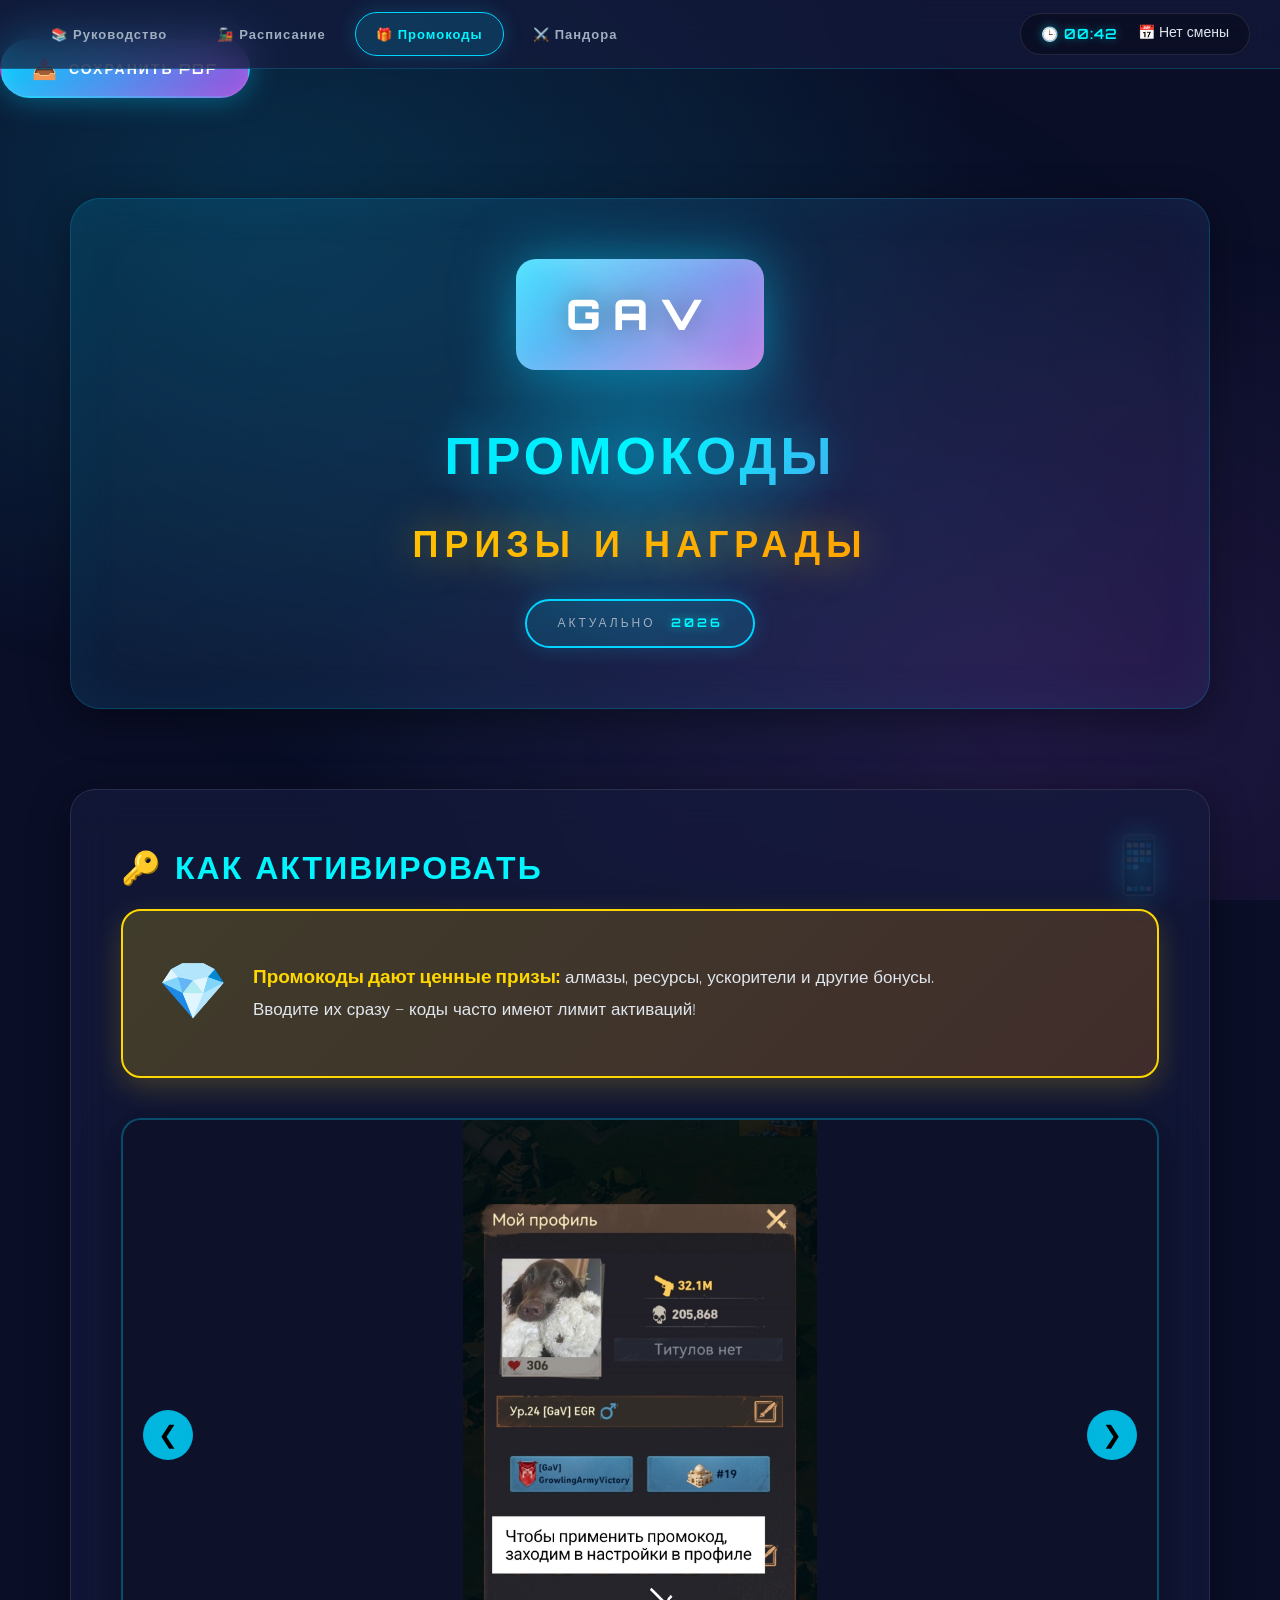
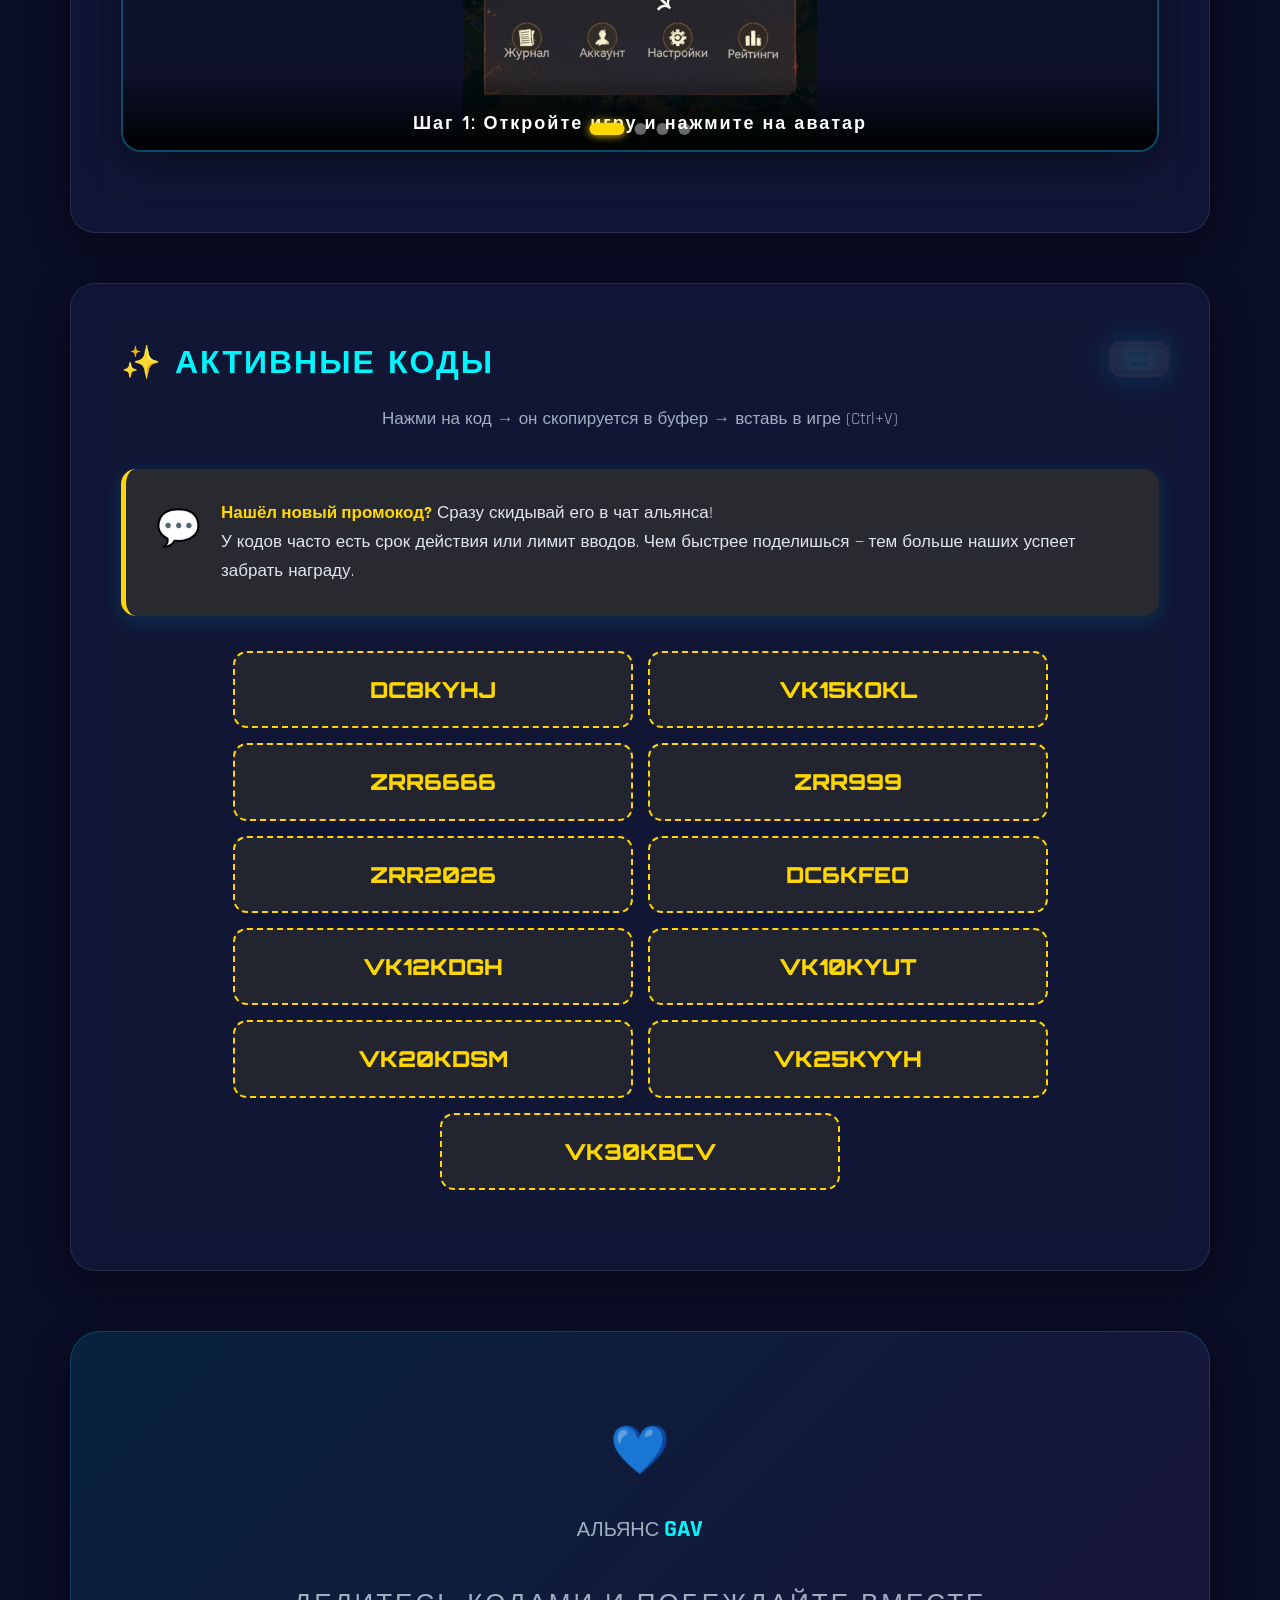
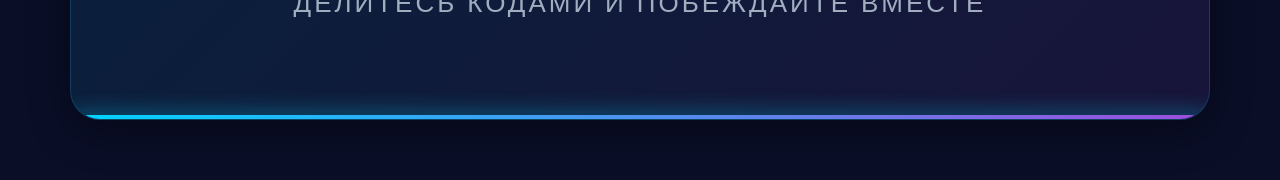
<file: promocodes.html>
<!DOCTYPE html>
<html lang="ru">
<head>
    <meta charset="UTF-8">
    <meta name="viewport" content="width=device-width, initial-scale=1.0">
    <title>Промокоды | GAV — Призы и Награды</title>
    <link rel="stylesheet" href="style.css">
    <link href="https://fonts.googleapis.com/css2?family=Orbitron:wght@400;700;900&family=Rajdhani:wght@400;500;600;700&display=swap" rel="stylesheet">
    <style>
        /* Карусель */
        .carousel-container {
            position: relative; margin: 30px 0; border-radius: 20px; overflow: hidden;
            border: 2px solid rgba(0, 212, 255, 0.3); box-shadow: var(--shadow-card);
            background: rgba(0,0,0,0.2);
            display: flex; align-items: center; justify-content: center;
        }
        .carousel-track {
            display: flex; transition: transform 0.5s cubic-bezier(0.4, 0, 0.2, 1);
            width: 100%;
        }
        .carousel-slide { 
            min-width: 100%; position: relative; 
            display: flex; justify-content: center; align-items: center;
            line-height: 0;
        }
        /* ГЛАВНОЕ ИЗМЕНЕНИЕ ЗДЕСЬ */
        .carousel-image { 
            width: auto; /* Не растягиваем принудительно на всю ширину */
            max-width: 100%; /* Но не даем вылезти за пределы экрана */
            height: auto; 
            max-height: 70vh; /* Ограничиваем высоту (70% от экрана) для удобства */
            object-fit: contain; /* Показываем картинку целиком, без обрезки */
            display: block; 
        }
        
        .carousel-caption {
            position: absolute; bottom: 0; left: 0; right: 0;
            background: linear-gradient(to top, rgba(0,0,0,0.95), transparent);
            color: #fff; padding: 35px 20px 15px; font-family: 'Orbitron', sans-serif;
            font-size: 18px; font-weight: 600; text-align: center; letter-spacing: 2px;
            line-height: 1.4; pointer-events: none;
        }
        .carousel-btn {
            position: absolute; top: 50%; transform: translateY(-50%);
            background: rgba(0, 212, 255, 0.85); border: none; color: #000;
            width: 50px; height: 50px; border-radius: 50%; font-size: 24px;
            cursor: pointer; transition: all 0.3s; display: flex; align-items: center;
            justify-content: center; z-index: 10; backdrop-filter: blur(5px);
        }
        .carousel-btn:hover { background: var(--accent-cyan); transform: translateY(-50%) scale(1.1); }
        .carousel-btn.prev { left: 20px; }
        .carousel-btn.next { right: 20px; }
        .carousel-dots {
            position: absolute; bottom: 15px; left: 50%; transform: translateX(-50%);
            display: flex; gap: 10px; z-index: 10;
        }
        .carousel-dot {
            width: 12px; height: 12px; border-radius: 50%; background: rgba(255,255,255,0.4);
            cursor: pointer; transition: all 0.3s;
        }
        .carousel-dot.active {
            background: var(--accent-gold); width: 35px; border-radius: 6px;
            box-shadow: 0 0 10px var(--accent-gold);
        }

        /* Промокоды */
        .promo-grid {
            display: flex; flex-wrap: wrap; gap: 15px; margin: 30px 0; justify-content: center;
        }
        .promo-item {
            flex: 1 1 calc(50% - 15px); max-width: 400px;
            background: rgba(255, 215, 0, 0.08); border: 2px dashed var(--accent-gold);
            color: var(--accent-gold); font-family: 'Orbitron', monospace;
            font-size: 22px; font-weight: 900; padding: 18px; border-radius: 14px;
            cursor: pointer; transition: all 0.3s; text-align: center; user-select: none;
        }
        .promo-item:hover {
            background: var(--accent-gold); color: #000; transform: translateY(-4px);
            box-shadow: 0 8px 25px rgba(255, 215, 0, 0.25);
        }
        .promo-item:active { transform: scale(0.97); }

        @media (max-width: 768px) {
            .carousel-caption { font-size: 15px; padding: 25px 15px 10px; }
            .carousel-btn { width: 40px; height: 40px; font-size: 18px; }
            .carousel-btn.prev { left: 10px; }
            .carousel-btn.next { right: 10px; }
            .promo-item { font-size: 18px; padding: 15px; flex: 1 1 100%; }
            .carousel-image { max-height: 60vh; } /* На мобильных чуть меньше */
        }
    </style>
</head>
<body>
    <div class="particles" id="particles"></div>
    
    <nav class="main-nav">
        <div class="nav-links">
            <a href="index.html">📚 Руководство</a>
            <a href="train_schedule.html">🚂 Расписание</a>
            <a href="promocodes.html"class="active">🎁 Промокоды</a>
            <a href="pandora.html" >⚔️ Пандора</a>
        </div>
        <div class="nav-widget">
            <div id="msk-clock" class="nav-clock">⏳ --:--</div>
            <div id="nav-player-info" class="nav-player">🔍 Загрузка...</div>
        </div>
    </nav>

    <div class="print-btn-container">
        <button onclick="window.print()" class="glow-btn">
            <span class="btn-icon">📥</span>
            <span>СОХРАНИТЬ PDF</span>
        </button>
    </div>

    <div class="document-container">
        <header class="main-header">
            <div class="header-glow"></div>
            <div class="alliance-badge"><span class="badge-text">GAV</span></div>
            <h1 class="main-title">
                <span class="title-line">ПРОМОКОДЫ</span>
                <span class="title-accent">ПРИЗЫ И НАГРАДЫ</span>
            </h1>
            <div class="version-tag">
                <span class="version-label">АКТУАЛЬНО</span>
                <span class="version-number">2026</span>
            </div>
        </header>

        <!-- ИНСТРУКЦИЯ + КАРУСЕЛЬ -->
        <section class="content-section">
            <div class="section-number">📱</div>
            <h2>🔑 КАК АКТИВИРОВАТЬ</h2>
            
            <div class="golden-rule-box">
                <span class="rule-emoji">💎</span>
                <div class="rule-content">
                    <strong>Промокоды дают ценные призы:</strong> алмазы, ресурсы, ускорители и другие бонусы.<br>
                    Вводите их сразу — коды часто имеют лимит активаций!
                </div>
            </div>

            <div class="carousel-container">
                <div class="carousel-track" id="carouselTrack">
                    <div class="carousel-slide">
                        <img src="images/promo1.jpg" alt="Шаг 1" class="carousel-image">
                        <div class="carousel-caption">Шаг 1: Откройте игру и нажмите на аватар</div>
                    </div>
                    <div class="carousel-slide">
                        <img src="images/promo2.jpg" alt="Шаг 2" class="carousel-image">
                        <div class="carousel-caption">Шаг 2: Перейдите в раздел "Настройки"</div>
                    </div>
                    <div class="carousel-slide">
                        <img src="images/promo3.jpg" alt="Шаг 3" class="carousel-image">
                        <div class="carousel-caption">Шаг 3: Найдите кнопку "Промокод"</div>
                    </div>
                    <div class="carousel-slide">
                        <img src="images/promo4.jpg" alt="Шаг 4" class="carousel-image">
                        <div class="carousel-caption">Шаг 4: Вставьте код и заберите награду</div>
                    </div>
                </div>
                <button class="carousel-btn prev" id="prevBtn">❮</button>
                <button class="carousel-btn next" id="nextBtn">❯</button>
                <div class="carousel-dots" id="carouselDots"></div>
            </div>
            <!-- Текст "Управление каруселью" удален -->
        </section>

        <!-- ПРОМОКОДЫ -->
        <section class="content-section">
            <div class="section-number">🎟️</div>
            <h2>✨ АКТИВНЫЕ КОДЫ</h2>
            <p style="text-align:center; color:var(--text-secondary); margin-bottom:25px;">
                Нажми на код → он скопируется в буфер → вставь в игре (Ctrl+V)
            </p>

            <div class="info-box ps-note">
                <div class="info-icon">💬</div>
                <div class="info-content">
                    <strong>Нашёл новый промокод?</strong> Сразу скидывай его в чат альянса!<br>
                    У кодов часто есть срок действия или лимит вводов. Чем быстрее поделишься — тем больше наших успеет забрать награду.
                </div>
            </div>
            
            <div class="promo-grid">
                <div class="promo-item" onclick="copyCode(this)">DC8KYHJ</div>
                <div class="promo-item" onclick="copyCode(this)">VK15KOKL</div>
                <div class="promo-item" onclick="copyCode(this)">ZRR6666</div>
                <div class="promo-item" onclick="copyCode(this)">ZRR999</div>
                <div class="promo-item" onclick="copyCode(this)">ZRR2026</div>
                <div class="promo-item" onclick="copyCode(this)">DC6KFEO</div>
                <div class="promo-item" onclick="copyCode(this)">VK12KDGH</div>
                <div class="promo-item" onclick="copyCode(this)">VK10KYUT</div>
                <div class="promo-item" onclick="copyCode(this)">VK20KDSM</div>
                <div class="promo-item" onclick="copyCode(this)">VK25KYYH</div>
                <div class="promo-item" onclick="copyCode(this)">VK30KBCV</div>
            </div>
        </section>

        <footer class="main-footer">
            <div class="footer-content">
                <div class="footer-signature">
                    <span class="signature-heart">💙</span>
                    <p>АЛЬЯНС <strong>GAV</strong></p>
                </div>
                <div class="footer-slogan">
                    <span class="slogan-text">ДЕЛИТЕСЬ КОДАМИ И ПОБЕЖДАЙТЕ ВМЕСТЕ</span>
                </div>
            </div>
            <div class="footer-decoration"></div>
        </footer>
    </div>

    <script>
        document.addEventListener('DOMContentLoaded', () => {
            // Частицы
            const pCont = document.getElementById('particles');
            for(let i=0; i<50; i++){
                const p = document.createElement('div');
                p.className='particle';
                p.style.left=Math.random()*100+'%'; p.style.top=Math.random()*100+'%';
                p.style.animationDelay=Math.random()*5+'s';
                p.style.animationDuration=(Math.random()*10+5)+'s';
                pCont.appendChild(p);
            }

            // Часы + Игрок
            const clockEl = document.getElementById('msk-clock');
            const playerEl = document.getElementById('nav-player-info');
            const getMoscowDate = () => new Date().toLocaleDateString('en-CA', { timeZone: 'Europe/Moscow' });
            const updateClock = () => {
                const now = new Date();
                const t = now.toLocaleTimeString('ru-RU', { timeZone:'Europe/Moscow', hour:'2-digit', minute:'2-digit' });
                if(clockEl) clockEl.textContent = `🕒 ${t}`;
            };
            const loadPlayer = async () => {
                try {
                    const r = await fetch('harddata/schedule.json');
                    if(!r.ok) throw new Error();
                    const d = await r.json();
                    const e = d.find(x => x.date === getMoscowDate());
                    if(playerEl) playerEl.innerHTML = e ? `👤 Дежурный: <span>${e.player}</span>` : '📅 Нет смены';
                } catch { if(playerEl) playerEl.textContent = '⚠️ Ошибка'; }
            };
            updateClock(); setInterval(updateClock, 1000); loadPlayer();

            // Карусель
            const track = document.getElementById('carouselTrack');
            const slides = track ? track.querySelectorAll('.carousel-slide') : [];
            const dotsContainer = document.getElementById('carouselDots');
            let current = 0, auto;

            if(slides.length > 0) {
                slides.forEach((_, i) => {
                    const dot = document.createElement('div');
                    dot.className = 'carousel-dot' + (i===0 ? ' active' : '');
                    dot.onclick = () => goTo(i);
                    dotsContainer.appendChild(dot);
                });

                const update = () => {
                    track.style.transform = `translateX(-${current*100}%)`;
                    dotsContainer.querySelectorAll('.carousel-dot').forEach((d,i) => d.classList.toggle('active', i===current));
                };
                const move = dir => { current += dir; if(current<0) current=slides.length-1; if(current>=slides.length) current=0; update(); resetAuto(); };
                const goTo = i => { current=i; update(); resetAuto(); };
                const resetAuto = () => { clearInterval(auto); auto = setInterval(()=>move(1), 5000); };
                
                document.getElementById('prevBtn').onclick = () => move(-1);
                document.getElementById('nextBtn').onclick = () => move(1);
                resetAuto();

                let sx=0;
                track.addEventListener('touchstart', e=>sx=e.touches[0].clientX);
                track.addEventListener('touchend', e=>{
                    const diff=sx-e.changedTouches[0].clientX;
                    if(diff>50) move(1); else if(diff<-50) move(-1);
                });
            }
        });

        // Копирование промокода
        function copyCode(el) {
            const txt = el.textContent;
            navigator.clipboard.writeText(txt).then(() => {
                const orig = el.textContent;
                el.textContent = '✓ СКОПИРОВАНО';
                el.style.background = 'var(--accent-green)';
                el.style.borderColor = 'var(--accent-green)';
                el.style.color = '#000';
                setTimeout(() => {
                    el.textContent = orig;
                    el.style.background = ''; el.style.borderColor = ''; el.style.color = '';
                }, 1500);
            });
        }
    </script>
</body>
</html>
</file>
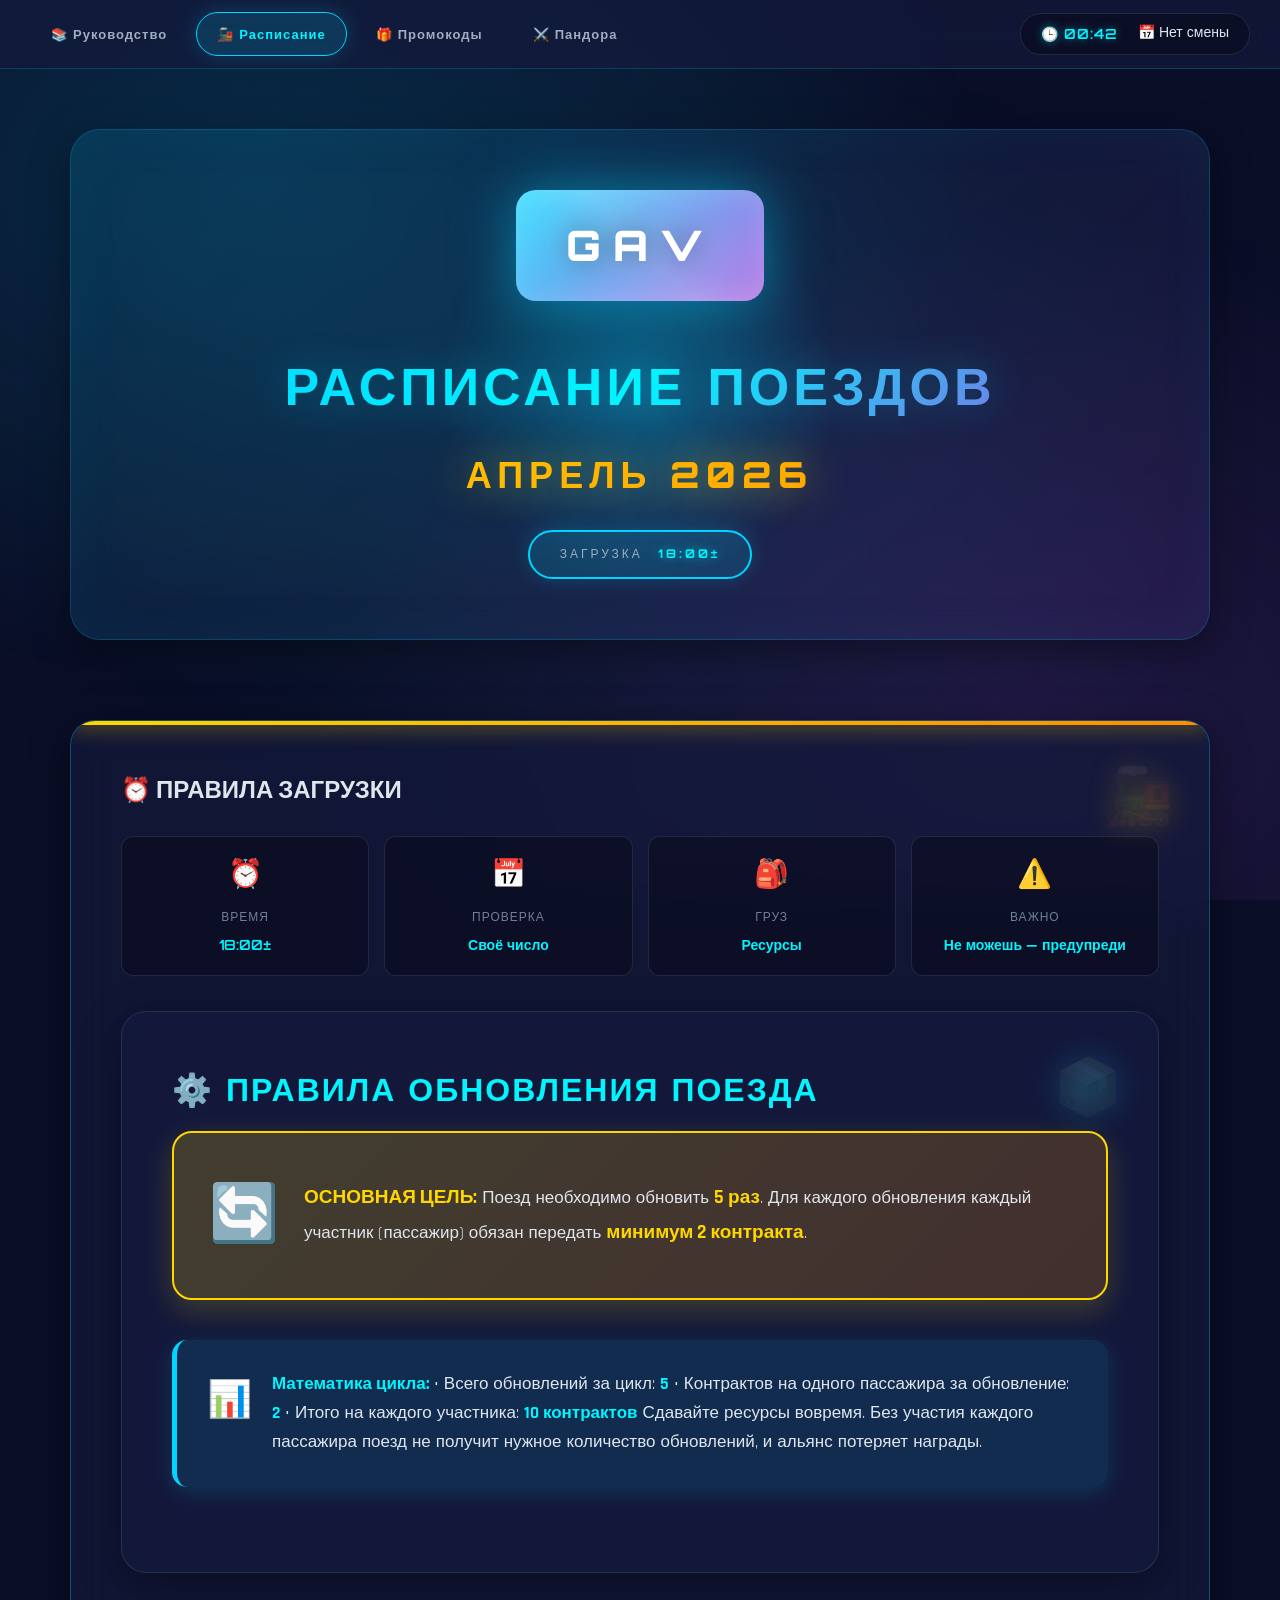
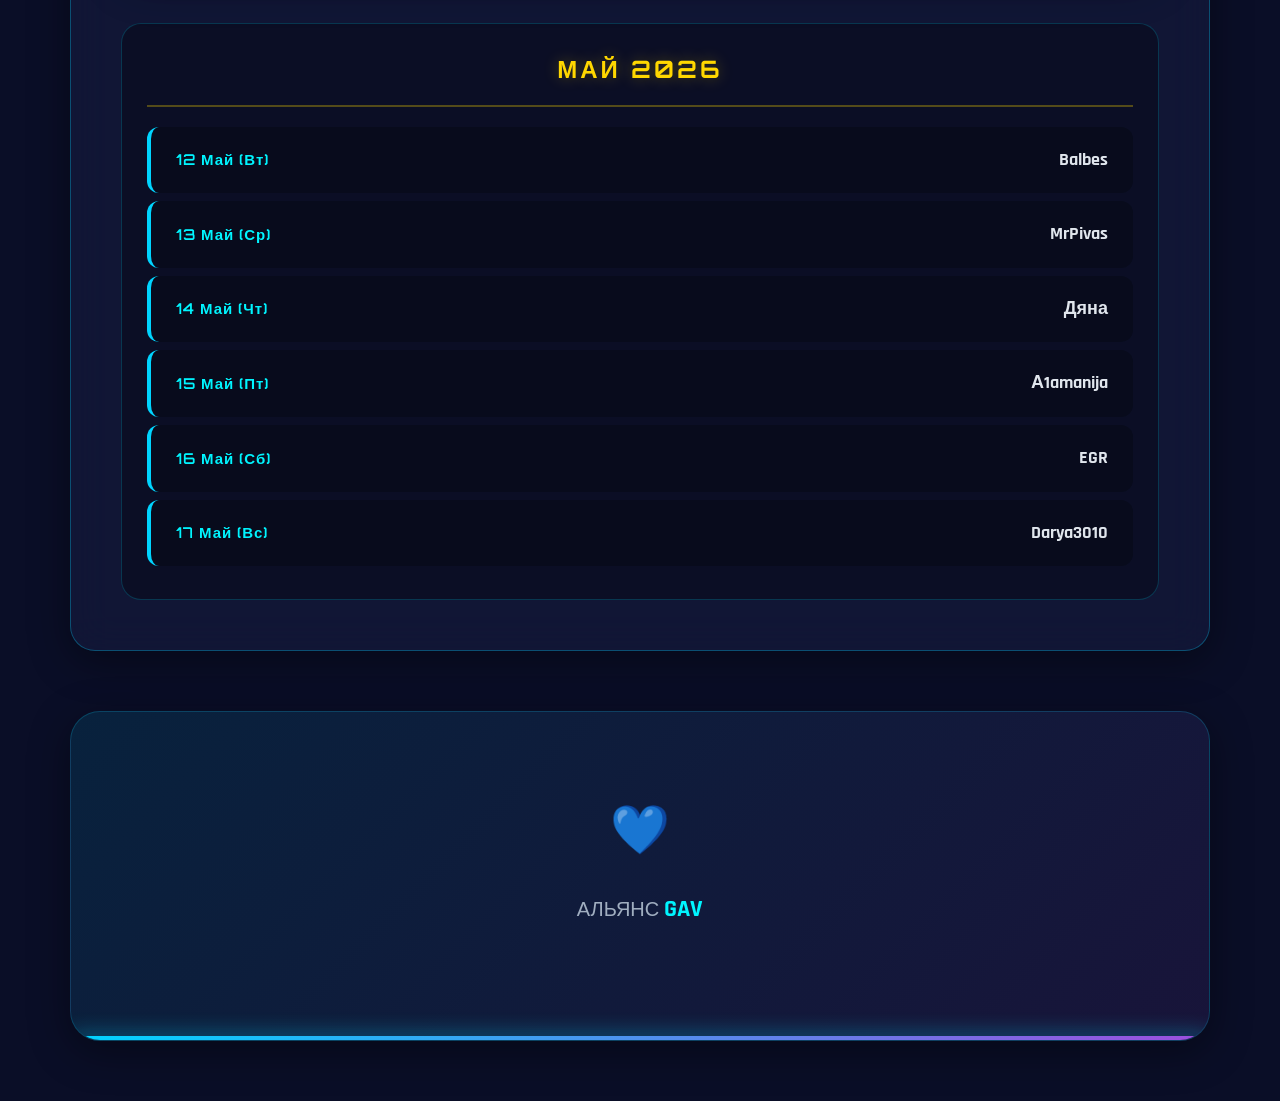
<file: train_schedule.html>
<!DOCTYPE html>
<html lang="ru">
<head>
    <meta charset="UTF-8">
    <meta name="viewport" content="width=device-width, initial-scale=1.0">
    <title>Расписание Поездов | GAV — Апрель 2026</title>
    <link rel="stylesheet" href="style.css">
    <link href="https://fonts.googleapis.com/css2?family=Orbitron:wght@400;700;900&family=Rajdhani:wght@400;500;600;700&display=swap" rel="stylesheet">
</head>
<body>
    <div class="particles" id="particles"></div>
    
    <!-- Навигация (единая) -->
    <nav class="main-nav">
        <div class="nav-links">
            <a href="index.html">📚 Руководство</a>
            <a href="train_schedule.html"class="active">🚂 Расписание</a>
            <a href="promocodes.html">🎁 Промокоды</a>
            <a href="pandora.html" >⚔️ Пандора</a>
        </div>
        <div class="nav-widget">
            <div id="msk-clock" class="nav-clock">⏳ --:--</div>
            <div id="nav-player-info" class="nav-player">🔍 Загрузка...</div>
        </div>
    </nav>

    <div class="document-container">
        <header class="main-header">
            <div class="header-glow"></div>
            <div class="alliance-badge">
                <span class="badge-text">GAV</span>
            </div>
            <h1 class="main-title">
                <span class="title-line">РАСПИСАНИЕ ПОЕЗДОВ</span>
                <span class="title-accent">АПРЕЛЬ 2026</span>
            </h1>
            <div class="version-tag">
                <span class="version-label">ЗАГРУЗКА</span>
                <span class="version-number">18:00±</span>
            </div>
        </header>

        <section class="schedule-section">
            <div class="section-number" style="color:rgba(255,215,0,0.08);text-shadow:0 0 30px rgba(255,215,0,0.2)">🚂</div>
            <h2>⏰ ПРАВИЛА ЗАГРУЗКИ</h2>
            
            <div class="schedule-rules">
                <div class="rule-item">
                    <span class="icon">⏰</span>
                    <span class="label">Время</span>
                    <span class="value">18:00±</span>
                </div>
                <div class="rule-item">
                    <span class="icon">📅</span>
                    <span class="label">Проверка</span>
                    <span class="value">Своё число</span>
                </div>
                <div class="rule-item">
                    <span class="icon">🎒</span>
                    <span class="label">Груз</span>
                    <span class="value">Ресурсы</span>
                </div>
                <div class="rule-item">
                    <span class="icon">⚠️</span>
                    <span class="label">Важно</span>
                    <span class="value">Не можешь — предупреди</span>
                </div>
            </div>

            <section class="content-section">
                <div class="section-number">📦</div>
                <h2>⚙️ ПРАВИЛА ОБНОВЛЕНИЯ ПОЕЗДА</h2>

                <div class="golden-rule-box">
                    <span class="rule-emoji">🔄</span>
                    <div class="rule-content">
                        <strong>ОСНОВНАЯ ЦЕЛЬ:</strong> Поезд необходимо обновить <strong>5 раз</strong>.

                        Для каждого обновления каждый участник (пассажир) обязан передать <strong>минимум 2 контракта</strong>.
                    </div>
                </div>

                <div class="info-box">
                    <div class="info-icon">📊</div>
                    <div class="info-content">
                        <strong>Математика цикла:</strong>

                        • Всего обновлений за цикл: <strong>5</strong>

                        • Контрактов на одного пассажира за обновление: <strong>2</strong>

                        • Итого на каждого участника: <strong>10 контрактов</strong>



                        Сдавайте ресурсы вовремя. Без участия каждого пассажира поезд не получит нужное количество обновлений, и альянс потеряет награды.
                    </div>
                </div>


            </section>

            <div id="schedule-container" class="schedule-months">
                <div class="loading">
                    <div class="spinner"></div>
                    <p>Загрузка расписания...</p>
                </div>
            </div>
        </section>

        <footer class="main-footer">
            <div class="footer-content">
                <div class="footer-signature">
                    <span class="signature-heart">💙</span>
                    <p>АЛЬЯНС <strong>GAV</strong></p>
                </div>
            </div>
            <div class="footer-decoration"></div>
        </footer>
    </div>
    <script>
        document.addEventListener('DOMContentLoaded', function() {
            // Частицы
            const particlesContainer = document.getElementById('particles');
            for (let i = 0; i < 50; i++) {
                const p = document.createElement('div');
                p.className = 'particle';
                p.style.left = Math.random()*100+'%';
                p.style.top = Math.random()*100+'%';
                p.style.animationDelay = Math.random()*5+'s';
                p.style.animationDuration = (Math.random()*10+5)+'s';
                particlesContainer.appendChild(p);
            }

            // Часы + игрок
            const clockEl = document.getElementById('msk-clock');
            const playerEl = document.getElementById('nav-player-info');
            const getMoscowDate = () => new Date().toLocaleDateString('en-CA', { timeZone: 'Europe/Moscow' });

            const updateClock = () => {
                const now = new Date();
                const t = now.toLocaleTimeString('ru-RU', { timeZone:'Europe/Moscow', hour:'2-digit', minute:'2-digit' });
                if (clockEl) clockEl.textContent = `🕒 ${t}`;
            };
            const loadPlayer = async () => {
                const today = getMoscowDate();
                try {
                    const r = await fetch('harddata/schedule.json');
                    if (!r.ok) throw new Error();
                    const d = await r.json();
                    const e = d.find(x => x.date === today);
                    if (playerEl) playerEl.innerHTML = e ? `👤 Дежурный: <span>${e.player}</span>` : '📅 Нет смены';
                } catch { if (playerEl) playerEl.textContent = '⚠️ Ошибка'; }
            };
            updateClock(); setInterval(updateClock,1000); loadPlayer();

            // Загрузка расписания по месяцам
            const container = document.getElementById('schedule-container');
            const daysRu = ['Вс','Пн','Вт','Ср','Чт','Пт','Сб'];
            const monthNames = ['Январь','Февраль','Март','Апрель','Май','Июнь','Июль','Август','Сентябрь','Октябрь','Ноябрь','Декабрь'];

            const loadSchedule = async () => {
                try {
                    const res = await fetch('harddata/schedule.json');
                    if (!res.ok) throw new Error();
                    const data = await res.json();
                    container.innerHTML = '';
                    const today = getMoscowDate();

                    // Группируем по месяцам
                    const byMonth = {};
                    data.forEach(entry => {
                        const d = new Date(entry.date);
                        if (isNaN(d)) return;
                        const monthKey = `${d.getFullYear()}-${d.getMonth()}`;
                        if (!byMonth[monthKey]) {
                            byMonth[monthKey] = {
                                year: d.getFullYear(),
                                month: d.getMonth(),
                                entries: []
                            };
                        }
                        byMonth[monthKey].entries.push(entry);
                    });

                    // Создаём блоки для каждого месяца
                    Object.values(byMonth).forEach(monthData => {
                        const monthSection = document.createElement('div');
                        monthSection.className = 'schedule-month';

                        const monthTitle = document.createElement('h3');
                        monthTitle.className = 'month-title';
                        monthTitle.textContent = `${monthNames[monthData.month].toUpperCase()} ${monthData.year}`;
                        monthSection.appendChild(monthTitle);

                        const list = document.createElement('div');
                        list.className = 'schedule-list';

                        monthData.entries.forEach(entry => {
                            const d = new Date(entry.date);
                            const isToday = entry.date === today;
                            const item = document.createElement('div');
                            item.className = `schedule-item${isToday?' today':''}`;
                            item.innerHTML = `
                        <span class="schedule-date">${d.getDate()} ${monthNames[d.getMonth()].slice(0,3)} (${daysRu[d.getDay()]})</span>
                        <span class="schedule-player">
                            ${entry.player}
                            ${isToday?'<span class="schedule-badge">СЕГОДНЯ</span>':''}
                        </span>
                    `;
                            list.appendChild(item);
                        });

                        monthSection.appendChild(list);
                        container.appendChild(monthSection);
                    });

                } catch (err) {
                    container.innerHTML = `<div class="info-box" style="border-left-color:var(--accent-red);background:rgba(255,56,96,0.1)">
                <div class="info-icon">⚠️</div>
                <div class="info-content">Ошибка загрузки. Откройте через локальный сервер (Live Server).</div>
            </div>`;
                }
            };
            loadSchedule();
        });
    </script>


</body>
</html>
</file>
<file: style.css>
:root {
  --primary-dark: #0a0e27;
  --secondary-dark: #151b3d;
  --card-bg: rgba(21, 27, 61, 0.7);
  --accent-blue: #00d4ff;
  --accent-cyan: #00f5ff;
  --accent-purple: #9d4edd;
  --accent-violet: #7b2cbf;
  --accent-gold: #ffd700;
  --accent-orange: #ff8c00;
  --accent-red: #ff3860;
  --accent-green: #00ff88;
  --text-primary: #e0e6ed;
  --text-secondary: #a0aec0;
  --text-muted: #718096;
  --border-glow: rgba(0, 212, 255, 0.3);
  --gradient-main: linear-gradient(135deg, #00d4ff 0%, #9d4edd 100%);
  --gradient-gold: linear-gradient(135deg, #ffd700 0%, #ff8c00 100%);
  --gradient-red: linear-gradient(135deg, #ff3860 0%, #ff8c00 100%);
  --shadow-glow: 0 0 40px rgba(0, 212, 255, 0.3);
  --shadow-card: 0 10px 40px rgba(0, 0, 0, 0.4);
}

* { margin: 0; padding: 0; box-sizing: border-box; }

body {
  font-family: 'Rajdhani', sans-serif;
  background: var(--primary-dark);
  color: var(--text-primary);
  line-height: 1.7;
  overflow-x: hidden;
  position: relative;
  min-height: 100vh;
  font-size: 16px;
}

/* ========== НАВИГАЦИЯ (добавлено) ========== */
.main-nav {
  display: flex;
  justify-content: space-between;
  align-items: center;
  padding: 12px 30px;
  background: var(--card-bg);
  backdrop-filter: blur(20px);
  border-bottom: 1px solid rgba(0, 212, 255, 0.2);
  position: sticky;
  top: 0;
  z-index: 1001;
}

.nav-links {
  display: flex;
  gap: 8px;
}

.nav-links a {
  padding: 10px 20px;
  border-radius: 25px;
  color: var(--text-secondary);
  text-decoration: none;
  font-family: 'Orbitron', sans-serif;
  font-size: 13px;
  font-weight: 600;
  letter-spacing: 1px;
  transition: all 0.3s ease;
  border: 1px solid transparent;
}

.nav-links a:hover,
.nav-links a.active {
  background: rgba(0, 212, 255, 0.15);
  color: var(--accent-cyan);
  border-color: var(--accent-blue);
  box-shadow: 0 0 20px rgba(0, 212, 255, 0.2);
}

/* Виджет в навигации */
.nav-widget {
  display: flex;
  align-items: center;
  gap: 20px;
  background: rgba(0, 0, 0, 0.3);
  padding: 8px 20px;
  border-radius: 25px;
  border: 1px solid rgba(255, 255, 255, 0.1);
}

.nav-clock {
  font-family: 'Orbitron', monospace;
  color: var(--accent-cyan);
  font-size: 14px;
  font-weight: 600;
  letter-spacing: 1px;
  text-shadow: 0 0 10px rgba(0, 245, 255, 0.4);
}

.nav-player {
  color: var(--text-primary);
  font-size: 14px;
  font-weight: 500;
}

.nav-player span {
  color: var(--accent-gold);
  font-weight: 700;
}

/* ========== ОСНОВНЫЕ СТИЛИ (эталон) ========== */
.particles {
  position: fixed; top: 0; left: 0; width: 100%; height: 100%;
  pointer-events: none; z-index: 0; overflow: hidden;
  background: 
      radial-gradient(ellipse at 20% 20%, rgba(0, 212, 255, 0.15) 0%, transparent 50%),
      radial-gradient(ellipse at 80% 80%, rgba(157, 78, 221, 0.15) 0%, transparent 50%),
      radial-gradient(ellipse at 50% 50%, rgba(0, 245, 255, 0.05) 0%, transparent 70%);
}

.particle {
  position: absolute; width: 3px; height: 3px; background: var(--accent-cyan);
  border-radius: 50%; opacity: 0;
  animation: float 15s infinite ease-in-out;
  box-shadow: 0 0 15px var(--accent-cyan), 0 0 30px var(--accent-blue);
}

@keyframes float {
  0%, 100% { opacity: 0; transform: translateY(100vh) scale(0) rotate(0deg); }
  10% { opacity: 1; }
  90% { opacity: 0.8; }
  100% { opacity: 0; transform: translateY(-100vh) scale(1.5) rotate(720deg); }
}

.print-btn-container {
  text-align: right;
  margin: -30px 0 40px 0; /* немного «наезжаем» на хедер для красоты */
  position: relative;
  z-index: 50;
  pointer-events: none; /* чтобы не перекрывала клики по хедеру */
}

.print-btn-container .glow-btn {
  pointer-events: auto; /* кнопка должна оставаться кликабельной */
  margin: 0;
}

.glow-btn {
  background: var(--gradient-main); border: 2px solid rgba(255,255,255,0.1);
  padding: 15px 30px; border-radius: 50px; color: white;
  font-family: 'Orbitron', sans-serif; font-weight: 700; font-size: 14px;
  cursor: pointer; display: flex; align-items: center; gap: 10px;
  box-shadow: 0 0 30px rgba(0,212,255,0.4), inset 0 0 20px rgba(255,255,255,0.1);
  transition: all 0.3s cubic-bezier(0.4,0,0.2,1);
  text-transform: uppercase; letter-spacing: 2px; backdrop-filter: blur(10px);
}

.glow-btn:hover {
  transform: translateY(-3px) scale(1.02);
  box-shadow: 0 10px 50px rgba(0,212,255,0.6), inset 0 0 30px rgba(255,255,255,0.2);
}

.btn-icon { font-size: 20px; }

.document-container {
  max-width: 1200px; margin: 0 auto; padding: 60px 30px;
  position: relative; z-index: 1;
}

.main-header {
  text-align: center; margin-bottom: 80px; position: relative;
  padding: 60px 40px;
  background: linear-gradient(135deg, rgba(0,212,255,0.1) 0%, rgba(157,78,221,0.1) 100%);
  border-radius: 30px; border: 1px solid rgba(0,212,255,0.2);
  box-shadow: var(--shadow-card), inset 0 0 60px rgba(0,212,255,0.05);
  backdrop-filter: blur(20px);
}

.header-glow {
  position: absolute; top: 50%; left: 50%; transform: translate(-50%,-50%);
  width: 400px; height: 400px;
  background: radial-gradient(circle, rgba(0,212,255,0.3) 0%, transparent 70%);
  pointer-events: none; animation: pulse-glow 4s ease-in-out infinite;
}

@keyframes pulse-glow {
  0%, 100% { opacity: 0.5; transform: translate(-50%,-50%) scale(1); }
  50% { opacity: 0.8; transform: translate(-50%,-50%) scale(1.1); }
}

.alliance-badge {
  display: inline-block; margin-bottom: 30px; padding: 20px 50px;
  background: var(--gradient-main); border-radius: 20px;
  box-shadow: 0 0 60px rgba(0,212,255,0.5), inset 0 0 30px rgba(255,255,255,0.2);
  animation: badge-pulse 2s ease-in-out infinite;
  position: relative; overflow: hidden;
}

.alliance-badge::before {
  content: ''; position: absolute; top: -50%; left: -50%;
  width: 200%; height: 200%;
  background: linear-gradient(45deg, transparent, rgba(255,255,255,0.3), transparent);
  animation: shine 3s infinite;
}

@keyframes badge-pulse { 0%, 100% { transform: scale(1); } 50% { transform: scale(1.05); } }
@keyframes shine { 0% { transform: translateX(-100%) rotate(45deg); } 100% { transform: translateX(100%) rotate(45deg); } }

.badge-text {
  font-family: 'Orbitron', sans-serif; font-size: 42px; font-weight: 900;
  color: white; letter-spacing: 12px; text-shadow: 0 0 30px rgba(0,0,0,0.5);
  position: relative; z-index: 1;
}

.main-title {
  font-family: 'Orbitron', sans-serif; font-size: 52px; font-weight: 900;
  margin-bottom: 25px; text-transform: uppercase; letter-spacing: 4px;
  position: relative; z-index: 1;
}

.title-line {
  display: block;
  background: linear-gradient(135deg, #00d4ff 0%, #00f5ff 50%, #9d4edd 100%);
  -webkit-background-clip: text; -webkit-text-fill-color: transparent;
  background-clip: text; filter: drop-shadow(0 0 20px rgba(0,212,255,0.3));
}

.title-accent {
  display: block; font-size: 36px;
  background: var(--gradient-gold); -webkit-background-clip: text;
  -webkit-text-fill-color: transparent; background-clip: text;
  margin-top: 15px; text-shadow: 0 0 40px rgba(255,215,0,0.5);
  letter-spacing: 6px;
}

.version-tag {
  display: inline-flex; gap: 15px; padding: 12px 30px;
  background: rgba(0,212,255,0.15); border: 2px solid var(--accent-blue);
  border-radius: 30px; font-family: 'Orbitron', sans-serif;
  font-size: 12px; letter-spacing: 3px;
  box-shadow: 0 0 20px rgba(0,212,255,0.2); position: relative; z-index: 1;
}

.version-label { color: var(--text-secondary); }
.version-number { color: var(--accent-cyan); font-weight: 700; text-shadow: 0 0 10px rgba(0,245,255,0.5); }

.intro-section {
  background: var(--card-bg); backdrop-filter: blur(20px);
  border: 1px solid rgba(0,212,255,0.3); border-radius: 25px;
  padding: 50px; margin-bottom: 50px; position: relative; overflow: hidden;
  box-shadow: var(--shadow-card);
}

.intro-section::before {
  content: ''; position: absolute; top: 0; left: 0; right: 0; height: 4px;
  background: var(--gradient-main); box-shadow: 0 0 20px var(--accent-blue);
}

.section-icon {
  font-size: 56px; margin-bottom: 25px; display: block;
  animation: icon-float 3s ease-in-out infinite;
}

@keyframes icon-float { 0%, 100% { transform: translateY(0); } 50% { transform: translateY(-10px); } }

.intro-section h2 {
  font-family: 'Orbitron', sans-serif; font-size: 36px; margin-bottom: 25px;
  color: var(--accent-cyan); text-transform: uppercase; letter-spacing: 3px;
}

.intro-text { font-size: 19px; color: var(--text-secondary); margin-bottom: 35px; line-height: 1.8; }

.golden-rule {
  display: flex; align-items: center; gap: 25px;
  background: linear-gradient(135deg, rgba(255,215,0,0.15), rgba(255,140,0,0.15));
  border-left: 5px solid var(--accent-gold); padding: 30px; border-radius: 15px;
  box-shadow: 0 5px 20px rgba(255,215,0,0.2);
}

.rule-icon { font-size: 42px; flex-shrink: 0; }
.rule-text { font-size: 18px; line-height: 1.7; color: var(--text-primary); }
.rule-text strong { color: var(--accent-gold); font-size: 20px; }

.content-section {
  background: var(--card-bg); backdrop-filter: blur(20px);
  border: 1px solid rgba(255,255,255,0.1); border-radius: 25px;
  padding: 50px; margin-bottom: 50px; position: relative; overflow: hidden;
  box-shadow: var(--shadow-card); transition: all 0.3s ease;
}

.content-section:hover {
  border-color: rgba(0,212,255,0.3);
  box-shadow: 0 15px 50px rgba(0,0,0,0.5), 0 0 40px rgba(0,212,255,0.1);
}

.section-number {
  position: absolute; top: 25px; right: 35px;
  font-family: 'Orbitron', sans-serif; font-size: 56px; font-weight: 900;
  color: rgba(0,212,255,0.08); z-index: 0;
  text-shadow: 0 0 30px rgba(0,212,255,0.2);
}

.content-section h2 {
  font-family: 'Orbitron', sans-serif; font-size: 32px; margin-bottom: 15px;
  color: var(--accent-cyan); position: relative; z-index: 1;
  text-transform: uppercase; letter-spacing: 2px;
}

.section-subtitle {
  font-size: 15px; color: var(--accent-purple); text-transform: uppercase;
  letter-spacing: 4px; margin-bottom: 35px; padding-left: 8px;
  border-left: 4px solid var(--accent-purple); font-weight: 600;
}

.content-section p { margin-bottom: 20px; font-size: 17px; line-height: 1.8; color: var(--text-secondary); }
.content-section h3 {
  font-family: 'Orbitron', sans-serif; font-size: 22px; margin: 35px 0 20px 0;
  color: var(--accent-blue); position: relative; z-index: 1;
}
.content-section h4 {
  font-family: 'Orbitron', sans-serif; font-size: 18px; margin: 25px 0 15px 0;
  color: var(--accent-gold);
}

.content-section ul, .content-section ol { margin: 20px 0 30px 0; padding-left: 30px; }
.content-section li {
  margin-bottom: 15px; font-size: 17px; line-height: 1.7;
  color: var(--text-secondary); position: relative;
}
.content-section ul li::marker { color: var(--accent-cyan); font-size: 1.2em; }
.content-section ol li::marker { color: var(--accent-gold); font-weight: 700; }

.info-box {
  display: flex; gap: 20px; background: rgba(0,212,255,0.1);
  border-left: 5px solid var(--accent-blue); padding: 30px; border-radius: 15px;
  margin: 35px 0; box-shadow: 0 5px 20px rgba(0,212,255,0.15);
  transition: all 0.3s ease;
}
.info-box:hover { transform: translateX(5px); box-shadow: 0 8px 30px rgba(0,212,255,0.25); }
.ps-note { background: rgba(255,215,0,0.1); border-left-color: var(--accent-gold); }
.info-icon { font-size: 36px; flex-shrink: 0; }
.info-content { flex: 1; font-size: 17px; line-height: 1.7; }
.info-content strong { color: var(--accent-cyan); }
.ps-note .info-content strong { color: var(--accent-gold); }

.golden-rule-box {
  background: linear-gradient(135deg, rgba(255,215,0,0.2), rgba(255,140,0,0.2));
  border: 2px solid var(--accent-gold); border-radius: 20px; padding: 35px;
  display: flex; gap: 25px; align-items: center; margin-bottom: 40px;
  box-shadow: 0 10px 30px rgba(255,215,0,0.2);
}
.rule-emoji { font-size: 56px; flex-shrink: 0; }
.rule-content { font-size: 17px; line-height: 1.8; color: var(--text-primary); }
.rule-content strong { color: var(--accent-gold); font-size: 19px; }

.calendar-grid-enhanced {
  display: grid; grid-template-columns: repeat(auto-fit, minmax(380px, 1fr));
  gap: 30px; margin-top: 40px;
}

.day-card-enhanced {
  background: rgba(0,0,0,0.4); border-radius: 20px; overflow: hidden;
  border: 2px solid transparent; transition: all 0.4s cubic-bezier(0.4,0,0.2,1);
  box-shadow: 0 5px 20px rgba(0,0,0,0.3);
}
.day-card-enhanced:hover { transform: translateY(-8px); box-shadow: 0 15px 40px rgba(0,0,0,0.5); }
.day-card-enhanced.monday { border-color: #ff6b6b; box-shadow: 0 5px 20px rgba(255,107,107,0.2); }
.day-card-enhanced.tuesday { border-color: #4ecdc4; box-shadow: 0 5px 20px rgba(78,205,196,0.2); }
.day-card-enhanced.wednesday { border-color: #45b7d1; box-shadow: 0 5px 20px rgba(69,183,209,0.2); }
.day-card-enhanced.thursday { border-color: #96ceb4; box-shadow: 0 5px 20px rgba(150,206,180,0.2); }
.day-card-enhanced.friday { border-color: #ffeaa7; box-shadow: 0 5px 20px rgba(255,234,167,0.2); }
.day-card-enhanced.saturday { border-color: #dfe6e9; box-shadow: 0 5px 20px rgba(223,230,233,0.2); }
.day-card-enhanced.sunday { border-color: #fd79a8; box-shadow: 0 5px 20px rgba(253,121,168,0.2); }

.day-header {
  padding: 25px; display: flex; justify-content: space-between; align-items: center;
  background: rgba(0,0,0,0.5); border-bottom: 2px solid rgba(255,255,255,0.1);
}
.day-name { font-family: 'Orbitron', sans-serif; font-weight: 700; font-size: 20px; letter-spacing: 2px; }
.day-icon { font-size: 32px; }
.day-tasks { padding: 25px; list-style: none; }
.day-tasks li {
  margin-bottom: 20px; padding-left: 20px; border-left: 3px solid var(--accent-blue);
  padding-bottom: 15px; border-bottom: 1px solid rgba(255,255,255,0.05);
}
.day-tasks li:last-child { border-bottom: none; }

.image-showcase { display: flex; gap: 15px; margin-top: 15px; flex-wrap: wrap; }
.task-image {
  max-width: 180px; border-radius: 12px; border: 3px solid rgba(0,212,255,0.3);
  transition: all 0.3s ease; box-shadow: 0 5px 15px rgba(0,0,0,0.3);
}
.task-image:hover { transform: scale(1.05) rotate(2deg); border-color: var(--accent-cyan); box-shadow: 0 8px 25px rgba(0,212,255,0.4); }
.task-image.inline { display: inline-block; margin: 10px 5px; max-width: 140px; }

.elite-raid-box {
  background: linear-gradient(135deg, rgba(255,56,96,0.15), rgba(255,140,0,0.15));
  border: 2px solid var(--accent-red); border-radius: 25px; padding: 40px;
  margin: 40px 0; box-shadow: 0 10px 40px rgba(255,56,96,0.2);
}
.raid-header {
  display: flex; align-items: center; gap: 20px; margin-bottom: 25px;
  padding-bottom: 20px; border-bottom: 2px solid rgba(255,56,96,0.3);
}
.raid-icon { font-size: 42px; }
.raid-header h3 {
  font-family: 'Orbitron', sans-serif; color: var(--accent-red);
  margin: 0; font-size: 24px;
}

.healing-section {
  background: linear-gradient(135deg, rgba(0,255,136,0.15), rgba(0,212,255,0.15));
  border: 2px solid var(--accent-green); border-radius: 20px; padding: 35px;
  margin: 40px 0; box-shadow: 0 10px 30px rgba(0,255,136,0.15);
}
.healing-section h3 { color: var(--accent-green); margin-top: 0; }

.forbidden-actions {
  background: linear-gradient(135deg, rgba(255,56,96,0.15), rgba(255,0,0,0.1));
  border: 2px solid var(--accent-red); border-radius: 20px; padding: 35px; margin: 40px 0;
}
.forbidden-actions h3 { color: var(--accent-red); margin-top: 0; }
.forbidden-list { list-style: none; margin-top: 20px; padding: 0; }
.forbidden-list li { padding: 15px 0; border-bottom: 1px solid rgba(255,56,96,0.2); font-size: 17px; }
.forbidden-list li:last-child { border-bottom: none; }

.time-reminder {
  background: linear-gradient(135deg, rgba(0,212,255,0.2), rgba(157,78,221,0.2));
  border-radius: 20px; padding: 30px; text-align: center; font-size: 20px;
  margin-top: 40px; border: 2px solid var(--accent-blue);
  box-shadow: 0 5px 20px rgba(0,212,255,0.2);
}
.reminder-icon { font-size: 36px; margin-right: 15px; vertical-align: middle; }

.dictionary-grid {
  display: grid; grid-template-columns: repeat(auto-fill, minmax(300px, 1fr));
  gap: 20px; margin-top: 40px;
}
.dict-item {
  background: rgba(0,0,0,0.4); border-radius: 15px; padding: 25px;
  border-left: 4px solid var(--accent-blue); transition: all 0.3s ease;
  box-shadow: 0 5px 15px rgba(0,0,0,0.2);
}
.dict-item:hover {
  transform: translateX(8px); border-left-color: var(--accent-cyan);
  box-shadow: 0 8px 25px rgba(0,212,255,0.2); background: rgba(0,212,255,0.05);
}
.dict-term {
  display: block; font-family: 'Orbitron', sans-serif; color: var(--accent-cyan);
  font-weight: 700; margin-bottom: 10px; font-size: 16px; letter-spacing: 1px;
}
.dict-def { color: var(--text-secondary); font-size: 15px; line-height: 1.6; }

.main-footer {
  text-align: center; padding: 80px 40px;
  background: linear-gradient(135deg, rgba(0,212,255,0.1), rgba(157,78,221,0.1));
  border-radius: 30px; margin-top: 60px; position: relative; overflow: hidden;
  border: 1px solid rgba(0,212,255,0.2); box-shadow: var(--shadow-card);
}
.footer-content { position: relative; z-index: 1; }
.footer-signature { margin-bottom: 30px; }
.signature-heart {
  font-size: 48px; display: block; margin-bottom: 15px;
  animation: heartbeat 1.5s ease-in-out infinite;
}
@keyframes heartbeat {
  0%, 100% { transform: scale(1); }
  25% { transform: scale(1.15); }
  50% { transform: scale(1); }
  75% { transform: scale(1.1); }
}
.footer-signature p { font-size: 20px; color: var(--text-secondary); }
.footer-signature strong { color: var(--accent-cyan); font-size: 24px; }
.footer-slogan { font-family: 'Orbitron', sans-serif; }
.slogan-text {
  display: block; font-size: 26px; margin-bottom: 15px;
  color: var(--text-secondary); letter-spacing: 3px;
}
.slogan-alliance {
  display: block; font-size: 64px; font-weight: 900;
  background: var(--gradient-main); -webkit-background-clip: text;
  -webkit-text-fill-color: transparent; background-clip: text;
  filter: drop-shadow(0 0 30px rgba(0,212,255,0.5)); letter-spacing: 12px;
}
.footer-decoration {
  position: absolute; bottom: 0; left: 0; right: 0; height: 4px;
  background: var(--gradient-main); box-shadow: 0 0 20px var(--accent-blue);
}

/* ========== СТИЛИ ДЛЯ РАСПИСАНИЯ (добавлено) ========== */
.schedule-section {
  background: var(--card-bg); backdrop-filter: blur(20px);
  border: 1px solid rgba(0,212,255,0.3); border-radius: 25px;
  padding: 50px; margin-bottom: 50px; position: relative; overflow: hidden;
  box-shadow: var(--shadow-card);
}
.schedule-section::before {
  content: ''; position: absolute; top: 0; left: 0; right: 0; height: 4px;
  background: var(--gradient-gold); box-shadow: 0 0 20px var(--accent-gold);
}

.schedule-rules {
  display: grid; grid-template-columns: repeat(auto-fit, minmax(180px, 1fr));
  gap: 15px; margin: 25px 0 35px;
}
.rule-item {
  background: rgba(0,0,0,0.3); padding: 15px; border-radius: 12px;
  text-align: center; border: 1px solid rgba(255,255,255,0.1);
}
.rule-item .icon { font-size: 28px; margin-bottom: 8px; display: block; }
.rule-item .label {
  font-size: 12px; color: var(--text-muted); text-transform: uppercase;
  letter-spacing: 1px; display: block; margin-bottom: 4px;
}
.rule-item .value {
  font-family: 'Orbitron', sans-serif; font-size: 14px; color: var(--accent-cyan);
  font-weight: 600;
}

.schedule-list {
  list-style: none; margin: 0; padding: 0;
}
.schedule-item {
  display: flex; justify-content: space-between; align-items: center;
  padding: 18px 25px; margin-bottom: 10px;
  background: rgba(0,0,0,0.25); border-radius: 12px;
  border-left: 4px solid var(--accent-blue);
  transition: all 0.3s ease;
}
.schedule-item:hover {
  transform: translateX(5px); background: rgba(0,212,255,0.1);
  box-shadow: 0 5px 20px rgba(0,212,255,0.15);
}
.schedule-item.today {
  border-left-color: var(--accent-gold);
  background: rgba(255,215,0,0.1);
  box-shadow: 0 0 25px rgba(255,215,0,0.2);
}
.schedule-date {
  font-family: 'Orbitron', sans-serif; font-size: 15px;
  color: var(--accent-cyan); font-weight: 600; letter-spacing: 1px;
}
.schedule-player {
  font-size: 18px; font-weight: 700; color: var(--text-primary);
}
.schedule-item.today .schedule-player {
  color: var(--accent-gold); text-shadow: 0 0 10px rgba(255,215,0,0.5);
}
.schedule-badge {
  background: var(--accent-green); color: #000;
  padding: 4px 12px; border-radius: 15px;
  font-size: 11px; font-weight: 700; margin-left: 12px;
  text-transform: uppercase; letter-spacing: 1px;
}

.loading {
  text-align: center; padding: 40px; color: var(--text-muted);
  font-size: 16px;
}
.loading .spinner {
  display: inline-block; width: 30px; height: 30px;
  border: 3px solid rgba(0,212,255,0.3);
  border-radius: 50%; border-top-color: var(--accent-cyan);
  animation: spin 1s linear infinite; margin-bottom: 15px;
}
@keyframes spin { to { transform: rotate(360deg); } }
/* Таблица коллабы */
.table-wrapper {
  overflow-x: auto;
  margin: 25px 0;
  border-radius: 12px;
  border: 1px solid rgba(255,255,255,0.1);
}
.collab-table {
  width: 100%;
  border-collapse: collapse;
  font-size: 15px;
  background: rgba(0,0,0,0.3);
}
.collab-table th {
  background: rgba(0,212,255,0.2);
  color: var(--accent-cyan);
  font-family: 'Orbitron', sans-serif;
  padding: 15px;
  text-align: left;
  font-weight: 700;
  letter-spacing: 1px;
}
.collab-table td {
  padding: 12px 15px;
  border-bottom: 1px solid rgba(255,255,255,0.05);
  color: var(--text-secondary);
}
.collab-table tr:hover {
  background: rgba(0,212,255,0.08);
}
.collab-table td:first-child {
  font-family: 'Orbitron', sans-serif;
  color: var(--accent-gold);
  font-weight: 600;
  width: 80px;
}
/* Список союзников */
.allies-container {
  display: flex;
  flex-wrap: wrap;
  gap: 12px;
  margin-top: 20px;
}
.ally-tag {
  background: rgba(0, 212, 255, 0.15);
  border: 1px solid var(--accent-blue);
  color: var(--accent-cyan);
  padding: 8px 16px;
  border-radius: 20px;
  font-family: 'Orbitron', sans-serif;
  font-size: 14px;
  font-weight: 600;
  letter-spacing: 1px;
  transition: all 0.3s ease;
  cursor: default;
}
.ally-tag:hover {
  background: var(--accent-blue);
  color: #000;
  box-shadow: 0 0 15px var(--accent-blue);
  transform: translateY(-2px);
}
@media print { .ally-tag { border: 1px solid #999; background: #f9f9f9; color: #000; box-shadow: none; transform: none; } }
/* Адаптив таблицы */
@media (max-width: 768px) {
  .collab-table {
      font-size: 14px;
  }
  .collab-table th,
  .collab-table td {
      padding: 10px 8px;
  }
}
/* ========== PRINT & RESPONSIVE (эталон + адаптация) ========== */
@media print {
  body { background: white; color: black; }
  .print-btn-container, .particles, .main-nav { display: none; }
  .document-container { max-width: 100%; padding: 20px; }
  .content-section, .intro-section, .schedule-section {
      background: white; border: 1px solid #ddd; box-shadow: none;
      page-break-inside: avoid;
  }
  .day-card-enhanced, .dict-item, .info-box {
      break-inside: avoid; border: 1px solid #ddd;
  }
  .task-image { max-height: 150px; object-fit: contain; }
  .golden-rule-box, .elite-raid-box, .healing-section {
      border: 1px solid #999; background: #f9f9f9;
  }
}

@media (max-width: 768px) {
  .main-nav {
      flex-direction: column; gap: 12px; padding: 15px 20px;
  }
  .nav-links { flex-wrap: wrap; justify-content: center; }
  .nav-widget { width: 100%; justify-content: center; }
  .print-btn-container {
    text-align: center;
    margin: 20px 0 30px 0;
  }
  .document-container { padding: 30px 20px; }
  .main-header { padding: 40px 20px; }
  .badge-text { font-size: 32px; letter-spacing: 8px; }
  .main-title { font-size: 36px; }
  .title-accent { font-size: 26px; }
  .content-section, .intro-section, .schedule-section { padding: 30px 25px; }
  .calendar-grid-enhanced { grid-template-columns: 1fr; }
  .day-card-enhanced.full-width { grid-column: 1; }
  .golden-rule, .golden-rule-box { flex-direction: column; text-align: center; }
  .dictionary-grid { grid-template-columns: 1fr; }
  .slogan-alliance { font-size: 48px; }
  .schedule-rules { grid-template-columns: repeat(2, 1fr); }
}
/* Расписание по месяцам */
.schedule-months {
  display: grid;
  grid-template-columns: repeat(auto-fit, minmax(400px, 1fr));
  gap: 30px;
  margin-top: 30px;
}

.schedule-month {
  background: rgba(0,0,0,0.3);
  border-radius: 20px;
  padding: 25px;
  border: 1px solid rgba(0,212,255,0.2);
}

.month-title {
  font-family: 'Orbitron', sans-serif;
  font-size: 24px;
  color: var(--accent-gold);
  text-align: center;
  margin: 0 0 20px 0;
  padding-bottom: 15px;
  border-bottom: 2px solid rgba(255,215,0,0.3);
  letter-spacing: 3px;
  text-shadow: 0 0 15px rgba(255,215,0,0.3);
}

.schedule-month .schedule-list {
  margin: 0;
}

.schedule-month .schedule-item {
  margin-bottom: 8px;
}

/* Адаптив для месяцев */
@media (max-width: 900px) {
  .schedule-months {
    grid-template-columns: 1fr;
  }
}

@media (max-width: 480px) {
  .month-title {
    font-size: 20px;
    letter-spacing: 2px;
  }
  .schedule-month {
    padding: 20px 15px;
  }
}

@media print {
  .schedule-months {
    grid-template-columns: 1fr;
    gap: 20px;
  }
  .schedule-month {
    border: 1px solid #999;
    background: #fff;
    page-break-inside: avoid;
  }
  .month-title {
    color: #000;
    border-bottom-color: #999;
  }
}
@media (max-width: 480px) {
  .main-title { font-size: 28px; }
  .content-section h2 { font-size: 24px; }
  .section-number { font-size: 40px; top: 15px; right: 20px; }
  .schedule-rules { grid-template-columns: 1fr; }
  .schedule-item { flex-direction: column; align-items: flex-start; gap: 10px; }
}
</file>
